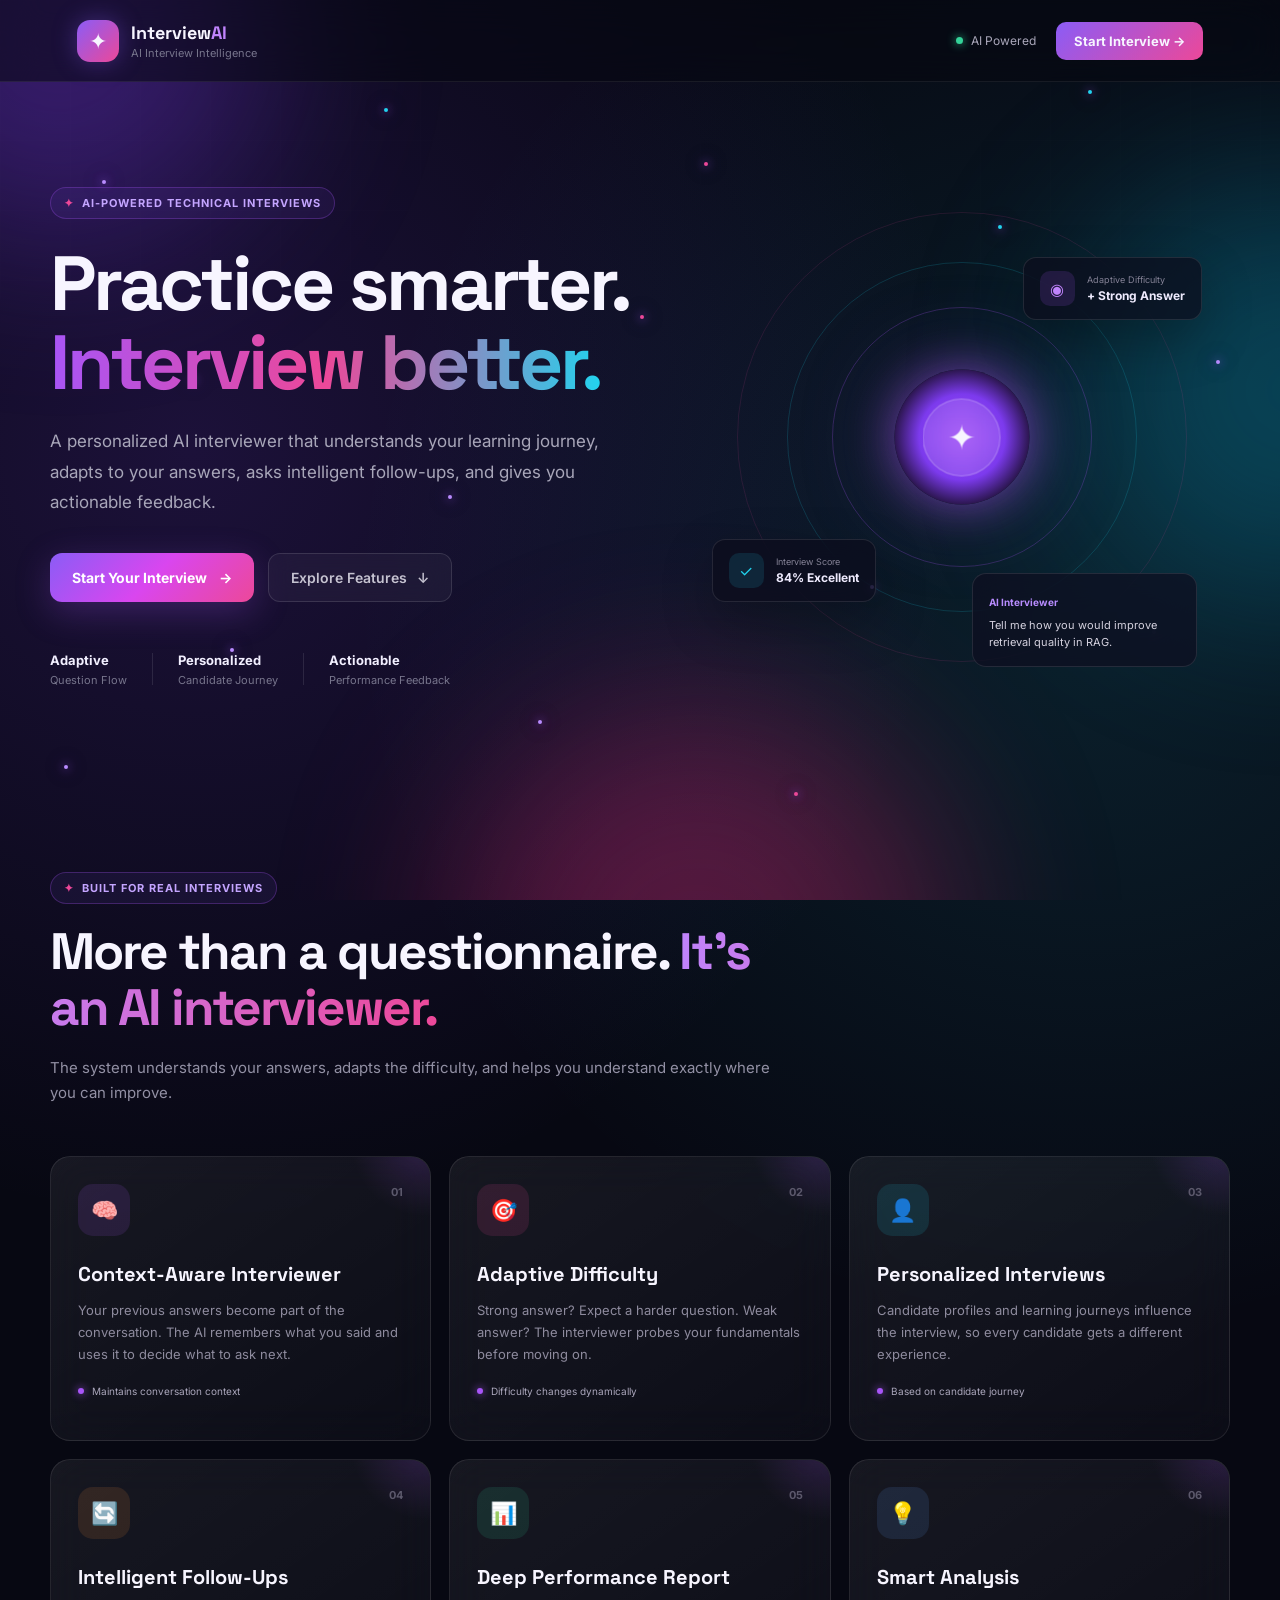
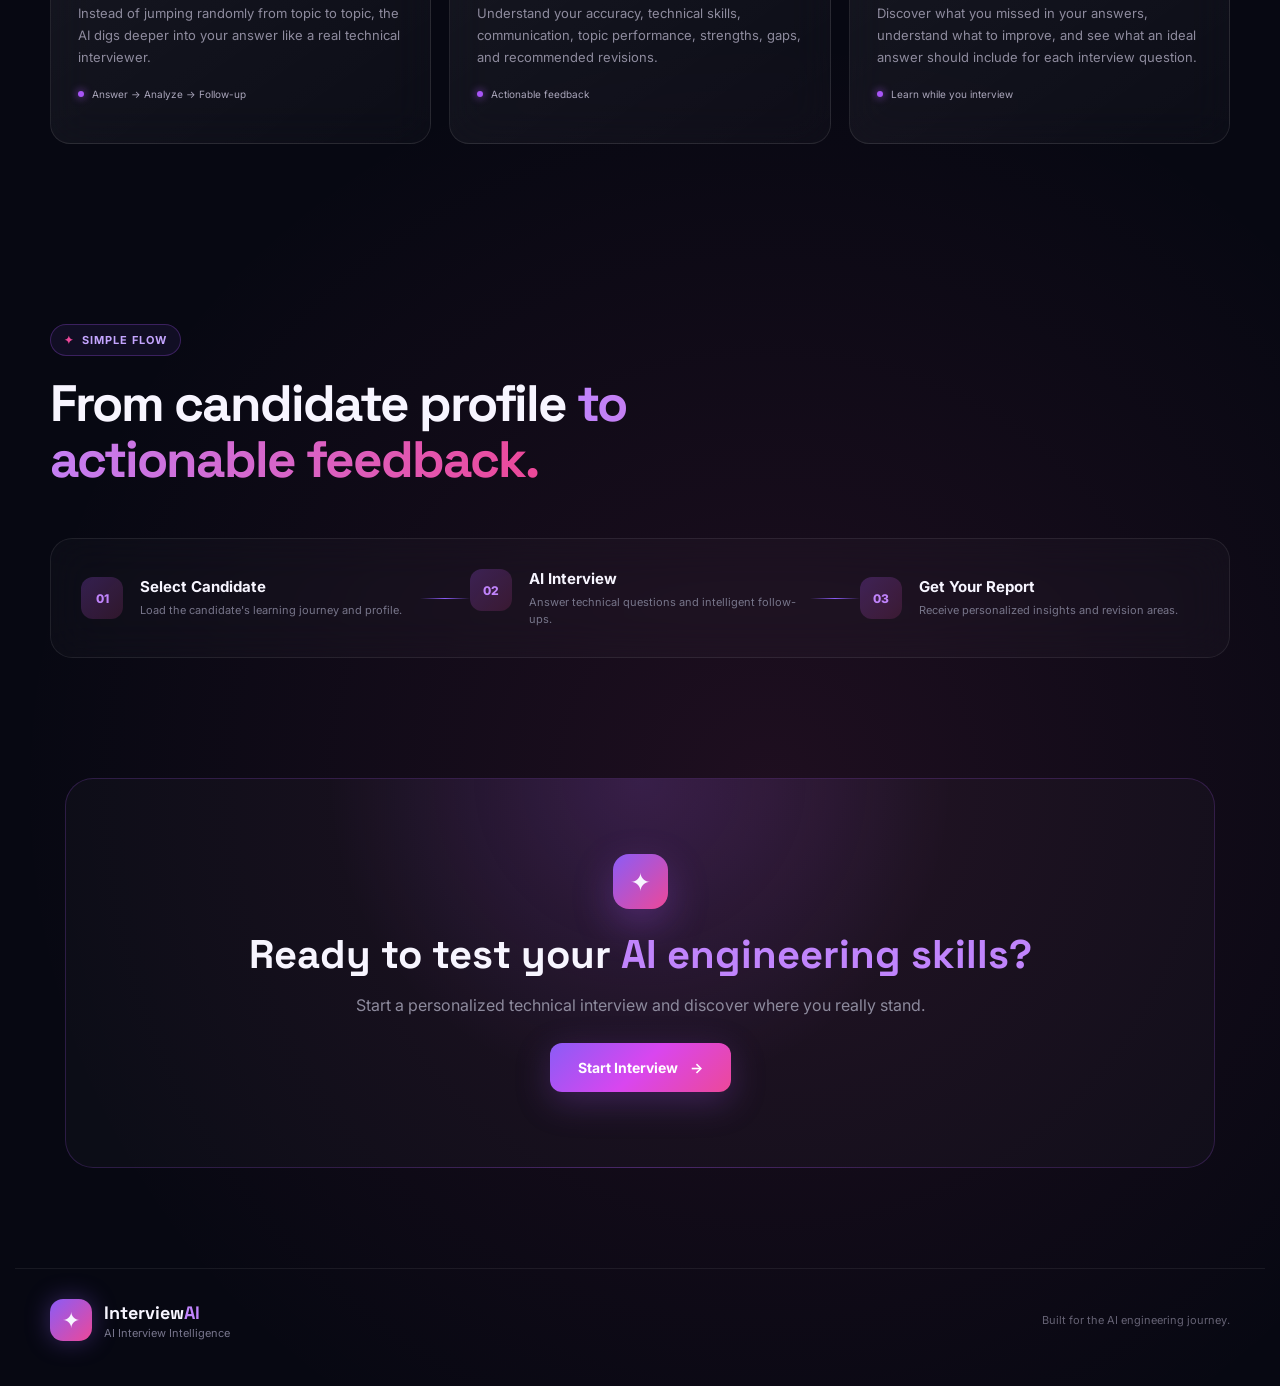
<file: Frontend/index.html>
<!DOCTYPE html>
<html lang="en">
<head>
    <meta charset="UTF-8">
    <meta name="viewport" content="width=device-width, initial-scale=1.0">

    <title>AI Interview Agent</title>

    <link rel="stylesheet" href="CSS/style.css">
</head>

<body>

    <!-- Animated background -->
    <div class="background">

        <div class="glow glow-one"></div>
        <div class="glow glow-two"></div>
        <div class="glow glow-three"></div>

        <div class="particles">
            <span></span>
            <span></span>
            <span></span>
            <span></span>
            <span></span>
            <span></span>
            <span></span>
            <span></span>
            <span></span>
            <span></span>
            <span></span>
            <span></span>
            <span></span>
            <span></span>
            <span></span>
            <span></span>
        </div>

        <div class="grid-overlay"></div>
    </div>


    <!-- NAVBAR -->

    <header class="navbar">

        <div class="brand">

            <div class="brand-logo">
                <span>✦</span>
            </div>

            <div>
                <h2>Interview<span>AI</span></h2>
                <p>AI Interview Intelligence</p>
            </div>

        </div>


        <div class="nav-right">

            <div class="status">
                <span class="status-dot"></span>
                AI Powered
            </div>

            <a href="candidate.html" class="nav-button">
                Start Interview
                <span>→</span>
            </a>

        </div>

    </header>



    <!-- HERO SECTION -->

    <main>

        <section class="hero">

            <div class="hero-left">

                <div class="eyebrow">
                    <span class="eyebrow-icon">✦</span>
                    AI-POWERED TECHNICAL INTERVIEWS
                </div>


                <h1>
                    Practice smarter.
                    <br>
                    <span>Interview better.</span>
                </h1>


                <p class="hero-description">

                    A personalized AI interviewer that understands your
                    learning journey, adapts to your answers, asks intelligent
                    follow-ups, and gives you actionable feedback.

                </p>


                <div class="hero-buttons">

                    <a href="candidate.html" class="primary-button">

                        Start Your Interview

                        <span class="button-arrow">→</span>

                    </a>


                    <a href="#features" class="secondary-button">

                        Explore Features

                        <span>↓</span>

                    </a>

                </div>


                <!-- TRUST / MINI STATS -->

                <div class="hero-stats">

                    <div class="hero-stat">

                        <strong>Adaptive</strong>

                        <span>Question Flow</span>

                    </div>


                    <div class="stat-divider"></div>


                    <div class="hero-stat">

                        <strong>Personalized</strong>

                        <span>Candidate Journey</span>

                    </div>


                    <div class="stat-divider"></div>


                    <div class="hero-stat">

                        <strong>Actionable</strong>

                        <span>Performance Feedback</span>

                    </div>

                </div>

            </div>



            <!-- HERO VISUAL -->

            <div class="hero-right">

                <div class="interview-orbit">

                    <div class="orbit orbit-one"></div>
                    <div class="orbit orbit-two"></div>
                    <div class="orbit orbit-three"></div>


                    <div class="ai-core">

                        <div class="core-inner">
                            ✦
                        </div>

                    </div>


                    <div class="floating-card card-top">

                        <span class="mini-icon purple">◉</span>

                        <div>
                            <small>Adaptive Difficulty</small>
                            <strong>+ Strong Answer</strong>
                        </div>

                    </div>


                    <div class="floating-card card-bottom">

                        <span class="mini-icon cyan">✓</span>

                        <div>
                            <small>Interview Score</small>
                            <strong>84% Excellent</strong>
                        </div>

                    </div>


                    <div class="question-bubble">

                        <span>AI Interviewer</span>

                        <p>
                            Tell me how you would improve
                            retrieval quality in RAG.
                        </p>

                    </div>

                </div>

            </div>

        </section>



        <!-- FEATURES -->

        <section class="features-section" id="features">

            <div class="section-heading">

                <div class="eyebrow">
                    <span class="eyebrow-icon">✦</span>
                    BUILT FOR REAL INTERVIEWS
                </div>

                <h2>
                    More than a questionnaire.
                    <span>It's an AI interviewer.</span>
                </h2>

                <p>
                    The system understands your answers, adapts the difficulty,
                    and helps you understand exactly where you can improve.
                </p>

            </div>



            <div class="feature-grid">


                <!-- FEATURE 1 -->

                <div class="feature-card">

                    <div class="feature-icon purple-icon">
                        🧠
                    </div>

                    <div class="feature-number">
                        01
                    </div>

                    <h3>
                        Context-Aware Interviewer
                    </h3>

                    <p>
                        Your previous answers become part of the conversation.
                        The AI remembers what you said and uses it to decide
                        what to ask next.
                    </p>

                    <div class="feature-tag">
                        <span></span>
                        Maintains conversation context
                    </div>

                </div>



                <!-- FEATURE 2 -->

                <div class="feature-card">

                    <div class="feature-icon pink-icon">
                        🎯
                    </div>

                    <div class="feature-number">
                        02
                    </div>

                    <h3>
                        Adaptive Difficulty
                    </h3>

                    <p>
                        Strong answer? Expect a harder question. Weak answer?
                        The interviewer probes your fundamentals before moving on.
                    </p>

                    <div class="feature-tag">
                        <span></span>
                        Difficulty changes dynamically
                    </div>

                </div>



                <!-- FEATURE 3 -->

                <div class="feature-card">

                    <div class="feature-icon cyan-icon">
                        👤
                    </div>

                    <div class="feature-number">
                        03
                    </div>

                    <h3>
                        Personalized Interviews
                    </h3>

                    <p>
                        Candidate profiles and learning journeys influence
                        the interview, so every candidate gets a different
                        experience.
                    </p>

                    <div class="feature-tag">
                        <span></span>
                        Based on candidate journey
                    </div>

                </div>



                <!-- FEATURE 4 -->

                <div class="feature-card">

                    <div class="feature-icon orange-icon">
                        🔄
                    </div>

                    <div class="feature-number">
                        04
                    </div>

                    <h3>
                        Intelligent Follow-Ups
                    </h3>

                    <p>
                        Instead of jumping randomly from topic to topic,
                        the AI digs deeper into your answer like a real
                        technical interviewer.
                    </p>

                    <div class="feature-tag">
                        <span></span>
                        Answer → Analyze → Follow-up
                    </div>

                </div>



                <!-- FEATURE 5 -->

                <div class="feature-card">

                    <div class="feature-icon green-icon">
                        📊
                    </div>

                    <div class="feature-number">
                        05
                    </div>

                    <h3>
                        Deep Performance Report
                    </h3>

                    <p>
                        Understand your accuracy, technical skills,
                        communication, topic performance, strengths,
                        gaps, and recommended revisions.
                    </p>

                    <div class="feature-tag">
                        <span></span>
                        Actionable feedback
                    </div>

                </div>



                <!-- FEATURE 6 -->

                <div class="feature-card">

                    <div class="feature-icon blue-icon">
                        💡
                    </div>

                    <div class="feature-number">
                        06
                    </div>

                    <h3>
                        Smart Analysis
                    </h3>

                    <p>
                          Discover what you missed in your answers, understand
                          what to improve, and see what an ideal answer should
                          include for each interview question.
                    </p>

                    <div class="feature-tag">
                        <span></span>
                        Learn while you interview
                    </div>

                </div>

            </div>

        </section>



        <!-- HOW IT WORKS -->

        <section class="workflow-section">

            <div class="section-heading">

                <div class="eyebrow">
                    <span class="eyebrow-icon">✦</span>
                    SIMPLE FLOW
                </div>

                <h2>
                    From candidate profile
                    <span>to actionable feedback.</span>
                </h2>

            </div>


            <div class="workflow">

                <div class="workflow-step">

                    <div class="step-number">
                        01
                    </div>

                    <div>
                        <h3>Select Candidate</h3>

                        <p>
                            Load the candidate's learning journey and profile.
                        </p>
                    </div>

                </div>


                <div class="workflow-line"></div>


                <div class="workflow-step">

                    <div class="step-number">
                        02
                    </div>

                    <div>
                        <h3>AI Interview</h3>

                        <p>
                            Answer technical questions and intelligent
                            follow-ups.
                        </p>
                    </div>

                </div>


                <div class="workflow-line"></div>


                <div class="workflow-step">

                    <div class="step-number">
                        03
                    </div>

                    <div>
                        <h3>Get Your Report</h3>

                        <p>
                            Receive personalized insights and revision areas.
                        </p>
                    </div>

                </div>

            </div>

        </section>



        <!-- CTA -->

        <section class="cta-section">

            <div class="cta-glow"></div>

            <div class="cta-content">

                <div class="cta-icon">
                    ✦
                </div>

                <h2>
                    Ready to test your
                    <span>AI engineering skills?</span>
                </h2>

                <p>
                    Start a personalized technical interview
                    and discover where you really stand.
                </p>

                <a href="candidate.html" class="primary-button large">

                    Start Interview

                    <span>→</span>

                </a>

            </div>

        </section>

    </main>



    <!-- FOOTER -->

    <footer>

        <div class="brand footer-brand">

            <div class="brand-logo">
                <span>✦</span>
            </div>

            <div>
                <h2>Interview<span>AI</span></h2>
                <p>AI Interview Intelligence</p>
            </div>

        </div>


        <p>
            Built for the AI engineering journey.
        </p>

    </footer>

</body>
</html>
</file>
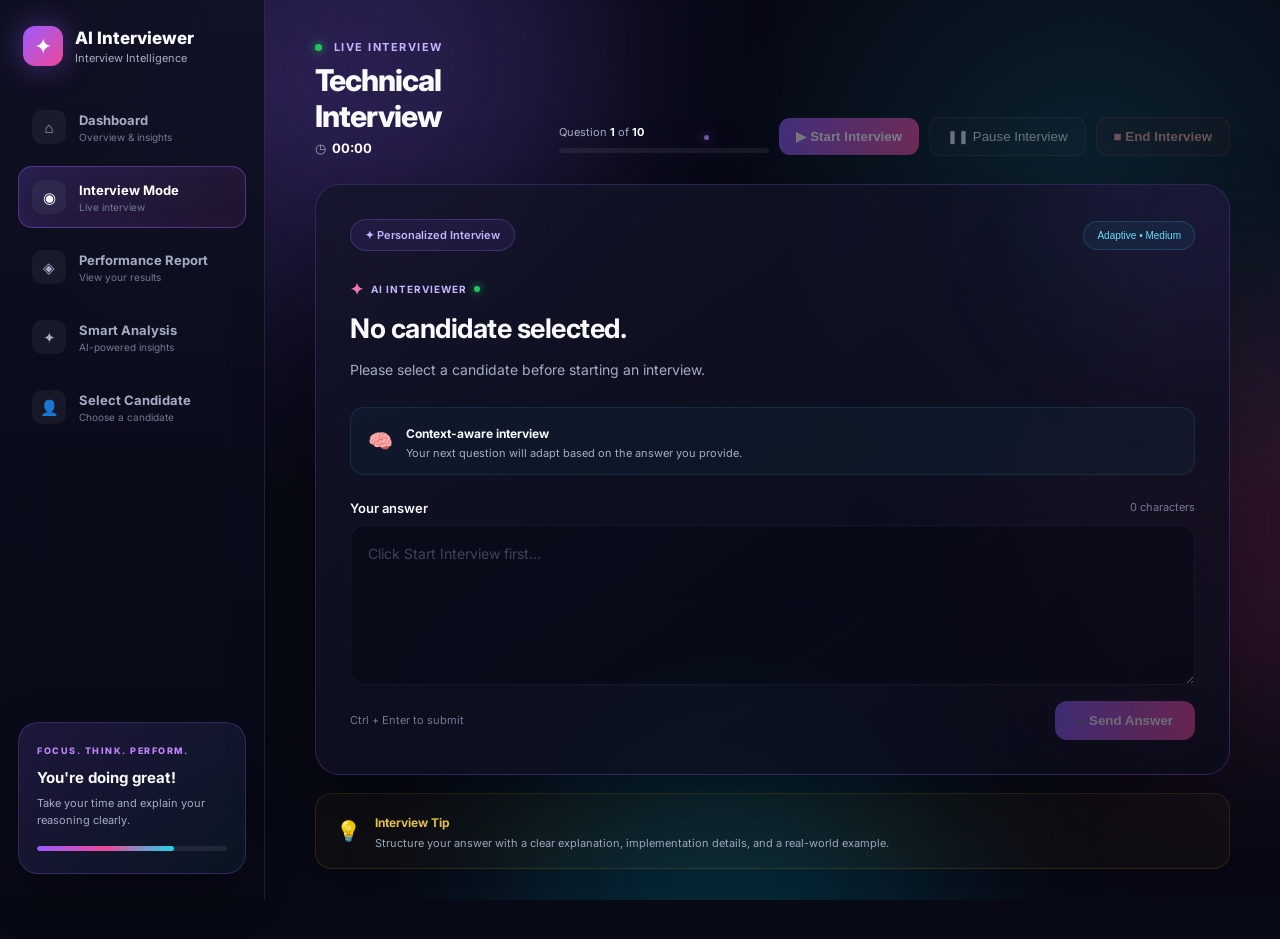
<file: Frontend/pages/interview.html>
<!DOCTYPE html>

<html lang="en">

<head>

    <meta charset="UTF-8">

    <meta
        name="viewport"
        content="width=device-width, initial-scale=1.0"
    >

    <title>
        AI Interviewer | Live Interview
    </title>

    <link
        rel="stylesheet"
        href="../CSS/interview.css"
    >

</head>


<body>


    <!-- ================= BACKGROUND ================= -->

    <div class="background">

        <div class="gradient-orb orb-one"></div>

        <div class="gradient-orb orb-two"></div>

        <div class="gradient-orb orb-three"></div>


        <div class="particles">

            <span></span>
            <span></span>
            <span></span>
            <span></span>
            <span></span>
            <span></span>
            <span></span>
            <span></span>
            <span></span>
            <span></span>
            <span></span>
            <span></span>

        </div>

    </div>



    <!-- ================= APP ================= -->

    <div class="app-shell">


        <!-- ================= SIDEBAR ================= -->

        <aside class="sidebar">


            <!-- BRAND -->

            <div class="brand">

                <div class="brand-icon">
                    ✦
                </div>

                <div>

                    <h2>
                        AI Interviewer
                    </h2>

                    <span>
                        Interview Intelligence
                    </span>

                </div>

            </div>



            <!-- NAVIGATION -->

            <nav class="sidebar-nav">


                <!-- DASHBOARD -->

                <a
                    href="../index.html"
                    class="nav-item"
                >

                    <div class="nav-icon">
                        ⌂
                    </div>

                    <div>

                        <strong>
                            Dashboard
                        </strong>

                        <small>
                            Overview & insights
                        </small>

                    </div>

                </a>



                <!-- INTERVIEW -->

                <a
                    href="interview.html"
                    class="nav-item active"
                >

                    <div class="nav-icon">
                        ◉
                    </div>

                    <div>

                        <strong>
                            Interview Mode
                        </strong>

                        <small>
                            Live interview
                        </small>

                    </div>

                </a>



                <!-- REPORT -->

                <a
                    href="report.html"
                    class="nav-item"
                >

                    <div class="nav-icon">
                        ◈
                    </div>

                    <div>

                        <strong>
                            Performance Report
                        </strong>

                        <small>
                            View your results
                        </small>

                    </div>

                </a>



                <!-- SMART ANALYSIS -->

                <a
                    href="smartanalysis.html"
                    class="nav-item"
                >

                    <div class="nav-icon">
                        ✦
                    </div>

                    <div>

                        <strong>
                            Smart Analysis
                        </strong>

                        <small>
                            AI-powered insights
                        </small>

                    </div>

                </a>



                <!-- SELECT CANDIDATE -->

                <a
                    href="../candidate.html"
                    class="nav-item"
                >

                    <div class="nav-icon">
                        👤
                    </div>

                    <div>

                        <strong>
                            Select Candidate
                        </strong>

                        <small>
                            Choose a candidate
                        </small>

                    </div>

                </a>


            </nav>



            <!-- SIDEBAR CARD -->

            <div class="sidebar-card">

                <div class="eyebrow">
                    FOCUS. THINK. PERFORM.
                </div>

                <h3>
                    You're doing great!
                </h3>

                <p>
                    Take your time and explain your reasoning clearly.
                </p>

                <div class="mini-progress">

                    <div></div>

                </div>

            </div>


        </aside>



        <!-- ================= MAIN ================= -->

        <main class="main-content">


            <!-- ================= TOP BAR ================= -->

            <header class="topbar">


                <div>

                    <div class="page-label">

                        <span class="live-dot"></span>

                        LIVE INTERVIEW

                    </div>


                    <h1>
                        Technical Interview
                    </h1>


                    <div class="timer">

                        <span>
                            ◷
                        </span>

                        <strong id="timer">
                            00:00
                        </strong>

                    </div>

                </div>



                <div class="top-actions">


                    <!-- QUESTION PROGRESS -->

                    <div class="question-progress">

                        <span>

                            Question

                            <strong id="questionNumber">
                                1
                            </strong>

                            of

                            <strong id="totalQuestions">
                                10
                            </strong>

                        </span>


                        <div class="progress-track">

                            <div
                                class="progress-fill"
                                id="questionProgress"
                                style="width: 0%"
                            ></div>

                        </div>

                    </div>



                    <!-- START -->

                    <button
                        class="start-interview-btn"
                        id="startInterviewBtn"
                    >

                        <span>
                            ▶
                        </span>

                        Start Interview

                    </button>



                    <!-- PAUSE -->

                    <button
                        class="pause-btn"
                        id="pauseBtn"
                        disabled
                    >

                        ❚❚ Pause Interview

                    </button>



                    <!-- END -->

                    <button
                        class="end-interview-btn"
                        id="endInterviewBtn"
                        disabled
                    >

                        <span>
                            ■
                        </span>

                        End Interview

                    </button>


                </div>

            </header>



            <!-- ================= INTERVIEW CARD ================= -->

            <section class="interview-card">


                <!-- TOPIC -->

                <div class="question-top">

                    <div
                        class="topic-pill"
                        id="topicPill"
                    >

                        ✦ Personalized Interview

                    </div>


                    <button
                        class="difficulty-pill"
                        id="difficultyPill"
                        type="button"
                    >

                        Adaptive • Medium

                    </button>

                </div>



                <!-- AI LABEL -->

                <div class="ai-label">

                    <span class="ai-sparkle">
                        ✦
                    </span>

                    AI INTERVIEWER

                    <span class="status-dot"></span>

                </div>



                <!-- QUESTION -->

                <h2 id="questionText">

                    Ready to begin your interview?

                </h2>


                <p
                    class="question-description"
                    id="questionDescription"
                >

                    Click "Start Interview" when you're ready.
                    Your first question will be generated by the AI interviewer.

                </p>



                <!-- CONTEXT -->

                <div class="context-box">

                    <div class="context-icon">
                        🧠
                    </div>


                    <div>

                        <strong>
                            Context-aware interview
                        </strong>

                        <p>
                            Your next question will adapt based on the answer
                            you provide.
                        </p>

                    </div>

                </div>



                <!-- ================= ANSWER ================= -->

                <div class="answer-section">

                    <div class="answer-header">

                        <label for="answerInput">
                            Your answer
                        </label>


                        <span id="characterCount">
                            0 characters
                        </span>

                    </div>


                    <textarea
                        id="answerInput"
                        disabled
                        placeholder="Click Start Interview first..."
                    ></textarea>


                    <div class="answer-footer">

                        <span>
                            Ctrl + Enter to submit
                        </span>


                        <button
                            class="send-btn"
                            id="sendAnswerBtn"
                            disabled
                        >

                            <span>
                                ➤
                            </span>

                            Send Answer

                        </button>

                    </div>

                </div>


            </section>



            <!-- ================= INTERVIEW TIP ================= -->

            <section class="tip-card">

                <div class="tip-icon">
                    💡
                </div>


                <div>

                    <strong>
                        Interview Tip
                    </strong>


                    <p id="tipText">

                        Structure your answer with a clear explanation,
                        implementation details, and a real-world example.

                    </p>

                </div>

            </section>


        </main>


    </div>



    <script src="../JS/interview.js"></script>

</body>

</html>
</file>
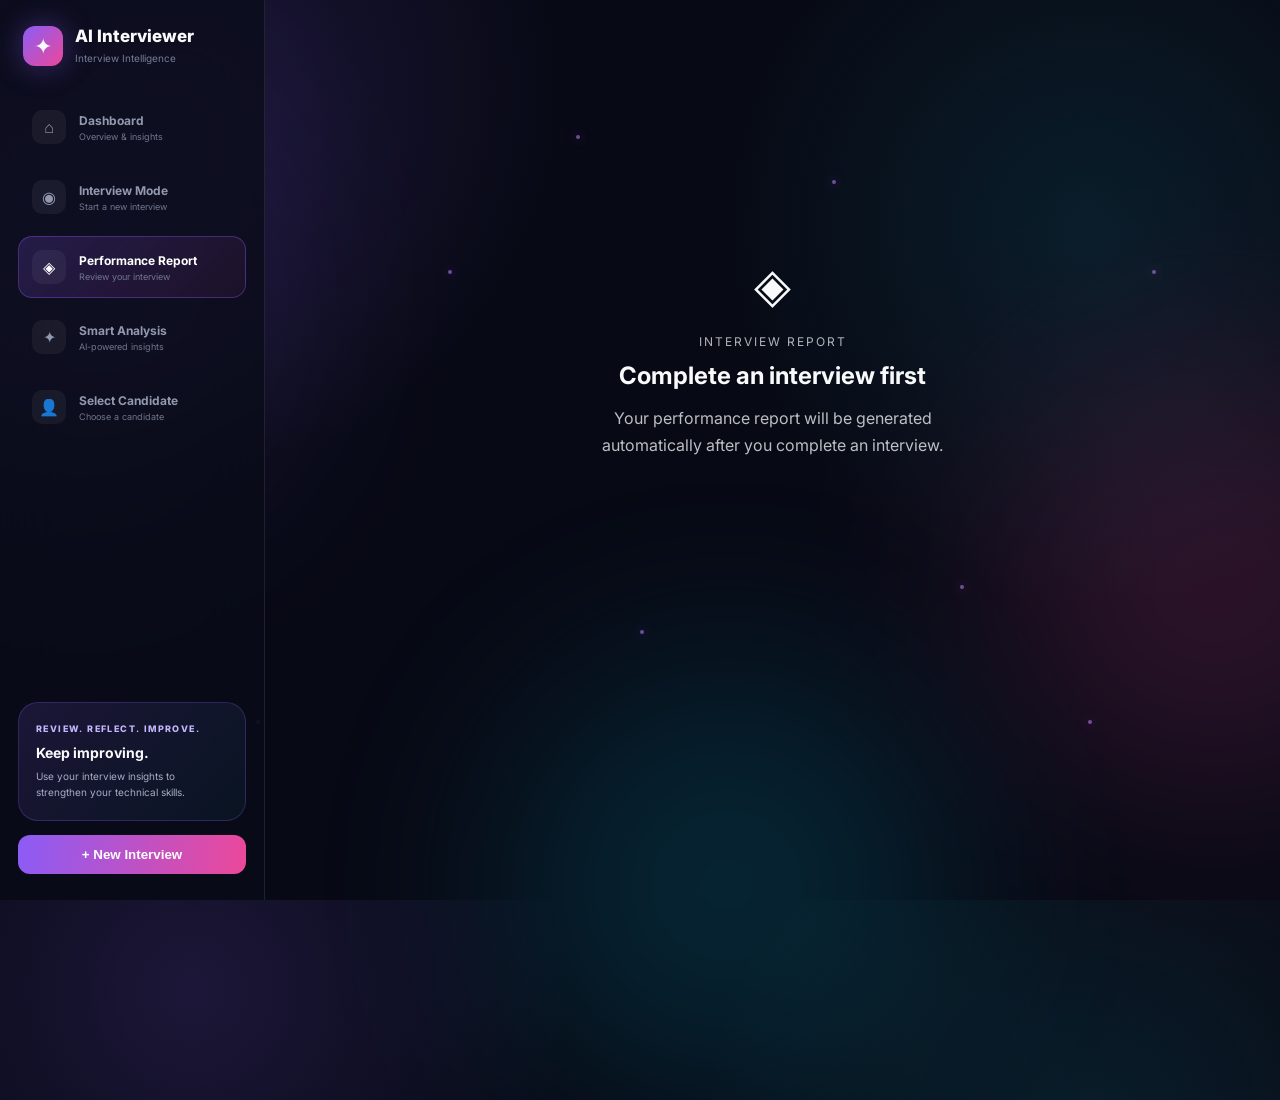
<file: Frontend/pages/report.html>
<!DOCTYPE html>
<html lang="en">

<head>

    <meta charset="UTF-8">

    <meta
        name="viewport"
        content="width=device-width, initial-scale=1.0"
    >

    <title>AI Interviewer | Performance Report</title>

    <link
        rel="stylesheet"
        href="../CSS/report.css"
    >

</head>


<body>


    <!-- ================= BACKGROUND ================= -->

    <div class="gradient-orb orb-one"></div>
    <div class="gradient-orb orb-two"></div>
    <div class="gradient-orb orb-three"></div>

    <div class="particles">

        <span></span>
        <span></span>
        <span></span>
        <span></span>
        <span></span>
        <span></span>
        <span></span>
        <span></span>
        <span></span>
        <span></span>

    </div>


    <!-- ================= SIDEBAR ================= -->

    <aside class="sidebar">


        <!-- BRAND -->

        <div class="brand">

            <div class="brand-icon">
                ✦
            </div>

            <div>

                <h2>
                    AI Interviewer
                </h2>

                <span>
                    Interview Intelligence
                </span>

            </div>

        </div>


        <!-- NAVIGATION -->

        <nav class="sidebar-nav">


            <!-- DASHBOARD -->

            <a
                href="../index.html"
                class="nav-item"
            >

                <div class="nav-icon">
                    ⌂
                </div>

                <div>

                    <strong>
                        Dashboard
                    </strong>

                    <small>
                        Overview & insights
                    </small>

                </div>

            </a>


            <!-- INTERVIEW -->

            <a
                href="interview.html"
                class="nav-item"
            >

                <div class="nav-icon">
                    ◉
                </div>

                <div>

                    <strong>
                        Interview Mode
                    </strong>

                    <small>
                        Start a new interview
                    </small>

                </div>

            </a>


            <!-- REPORT -->

            <a
                href="report.html"
                class="nav-item active"
            >

                <div class="nav-icon">
                    ◈
                </div>

                <div>

                    <strong>
                        Performance Report
                    </strong>

                    <small>
                        Review your interview
                    </small>

                </div>

            </a>


            <!-- SMART ANALYSIS -->

            <a
                href="smartanalysis.html"
                class="nav-item"
            >

                <div class="nav-icon">
                    ✦
                </div>

                <div>

                    <strong>
                        Smart Analysis
                    </strong>

                    <small>
                        AI-powered insights
                    </small>

                </div>

            </a>


            <!-- SELECT CANDIDATE -->

            <a
                href="../candidate.html"
                class="nav-item"
            >

                <div class="nav-icon">
                    👤
                </div>

                <div>

                    <strong>
                        Select Candidate
                    </strong>

                    <small>
                        Choose a candidate
                    </small>

                </div>

            </a>


        </nav>


        <!-- SIDEBAR CARD -->

        <div class="sidebar-card">

            <div class="eyebrow">
                REVIEW. REFLECT. IMPROVE.
            </div>

            <h3>
                Keep improving.
            </h3>

            <p>
                Use your interview insights to
                strengthen your technical skills.
            </p>

        </div>


        <!-- NEW INTERVIEW -->

        <button
            class="new-interview-btn"
            id="newInterviewBtn"
        >

            + New Interview

        </button>


    </aside>


    <!-- ================= MAIN ================= -->

    <main class="main-content">


        <!-- ================= HEADER ================= -->

        <header class="report-header">


            <div>

                <div class="page-label">
                    ✦ INTERVIEW REPORT
                </div>


                <h1>
                    Performance Report
                </h1>


                <p>
                    Here's how you performed and
                    where you can improve.
                </p>

            </div>


            <div class="header-actions">


                <!-- BACK -->

                <button
                    class="secondary-btn"
                    id="backBtn"
                >

                    ← Back

                </button>


                <!-- SMART ANALYSIS -->

                <button
                    class="primary-btn"
                    id="smartAnalysisBtn"
                >

                    ✦ Smart Analysis

                </button>


                <!-- NEW INTERVIEW -->

                <button
                    class="primary-btn"
                    id="newInterviewTop"
                >

                    + New Interview

                </button>


            </div>


        </header>


        <!-- ================= OVERVIEW ================= -->

        <section class="overview-grid">


            <!-- SCORE -->

            <div class="score-card">

                <div class="score-glow"></div>

                <div class="score-content">

                    <span class="score-label">
                        OVERALL RESULT
                    </span>

                    <div class="score-icon">
                        ✦
                    </div>

                    <h2>
                        —
                    </h2>

                    <div class="score-number">
                        —
                    </div>

                    <p>
                        —
                    </p>

                </div>

            </div>


            <!-- STATS -->

            <div class="stats-grid">


                <!-- QUESTIONS ANSWERED -->

                <div class="stat-card">

                    <span>
                        Questions Answered
                    </span>

                    <strong>
                        —
                    </strong>

                    <small class="positive">
                        —
                    </small>

                </div>


                <!-- AVERAGE ACCURACY -->

                <div class="stat-card">

                    <span>
                        Average Accuracy
                    </span>

                    <strong>
                        —
                    </strong>

                    <small class="positive">
                        —
                    </small>

                </div>


                <!-- AVERAGE RESPONSE TIME -->

                <div class="stat-card">

                    <span>
                        Avg. Response Time
                    </span>

                    <strong>
                        —
                    </strong>

                    <small>
                        —
                    </small>

                </div>


                <!-- INTERVIEW DURATION -->

                <div class="stat-card">

                    <span>
                        Interview Duration
                    </span>

                    <strong>
                        —
                    </strong>

                    <small>
                        —
                    </small>

                </div>


            </div>

        </section>


        <!-- ================= SKILLS ================= -->

        <section class="content-grid">


            <!-- TECHNICAL SKILLS -->

            <div class="panel">

                <div class="panel-header">

                    <div>

                        <span>
                            SKILL BREAKDOWN
                        </span>

                        <h2>
                            Technical Performance
                        </h2>

                    </div>


                    <div class="small-badge">
                        —
                    </div>

                </div>


                <div class="skill-list">


                    <!-- TECHNICAL -->

                    <div class="skill-row">

                        <div class="skill-info">

                            <span>
                                Technical Skills
                            </span>

                            <strong>
                                —
                            </strong>

                        </div>


                        <div class="skill-track">

                            <div
                                class="skill-fill purple"
                                style="width:0%"
                            ></div>

                        </div>

                    </div>


                    <!-- COMMUNICATION -->

                    <div class="skill-row">

                        <div class="skill-info">

                            <span>
                                Communication
                            </span>

                            <strong>
                                —
                            </strong>

                        </div>


                        <div class="skill-track">

                            <div
                                class="skill-fill pink"
                                style="width:0%"
                            ></div>

                        </div>

                    </div>


                    <!-- PROBLEM SOLVING -->

                    <div class="skill-row">

                        <div class="skill-info">

                            <span>
                                Problem Solving
                            </span>

                            <strong>
                                —
                            </strong>

                        </div>


                        <div class="skill-track">

                            <div
                                class="skill-fill cyan"
                                style="width:0%"
                            ></div>

                        </div>

                    </div>


                    <!-- SYSTEM REASONING -->

                    <div class="skill-row">

                        <div class="skill-info">

                            <span>
                                System Reasoning
                            </span>

                            <strong>
                                —
                            </strong>

                        </div>


                        <div class="skill-track">

                            <div
                                class="skill-fill violet"
                                style="width:0%"
                            ></div>

                        </div>

                    </div>


                </div>

            </div>


            <!-- QUICK SUMMARY -->

            <div class="panel summary-panel">

                <div class="panel-header">

                    <div>

                        <span>
                            INTERVIEW INSIGHT
                        </span>

                        <h2>
                            Quick Summary
                        </h2>

                    </div>

                </div>


                <div class="summary-item">

                    <div class="summary-icon green">
                        ✓
                    </div>

                    <div>

                        <strong>
                            Overall Interview Assessment
                        </strong>

                        <p>
                            —
                        </p>

                    </div>

                </div>


            </div>


        </section>


        <!-- ================= TOPICS ================= -->

        <section class="panel topic-panel">


            <div class="panel-header">

                <div>

                    <span>
                        TOPIC PERFORMANCE
                    </span>

                    <h2>
                        How you performed by topic
                    </h2>

                </div>

            </div>


            <div class="topic-grid"></div>


        </section>


        <!-- ================= STRENGTHS / GAPS ================= -->

        <section class="content-grid">


            <!-- STRENGTHS -->

            <div class="panel">

                <div class="panel-header">

                    <div>

                        <span class="green-label">
                            YOUR STRENGTHS
                        </span>

                        <h2>
                            What you did well
                        </h2>

                    </div>

                </div>


                <div class="bullet-list"></div>

            </div>


            <!-- GAPS -->

            <div class="panel">

                <div class="panel-header">

                    <div>

                        <span class="red-label">
                            AREAS TO IMPROVE
                        </span>

                        <h2>
                            Your learning gaps
                        </h2>

                    </div>

                </div>


                <div class="bullet-list gaps"></div>

            </div>


        </section>


        <!-- ================= REVISION ================= -->

        <section class="revision-card">


            <div class="revision-header">


                <div class="revision-icon">
                    ◈
                </div>


                <div>

                    <span>
                        RECOMMENDED REVISION
                    </span>

                    <h2>
                        Your next learning priorities
                    </h2>

                </div>


            </div>


            <div class="revision-list"></div>


        </section>


    </main>


    <script src="../JS/report.js"></script>

</body>

</html>
</file>
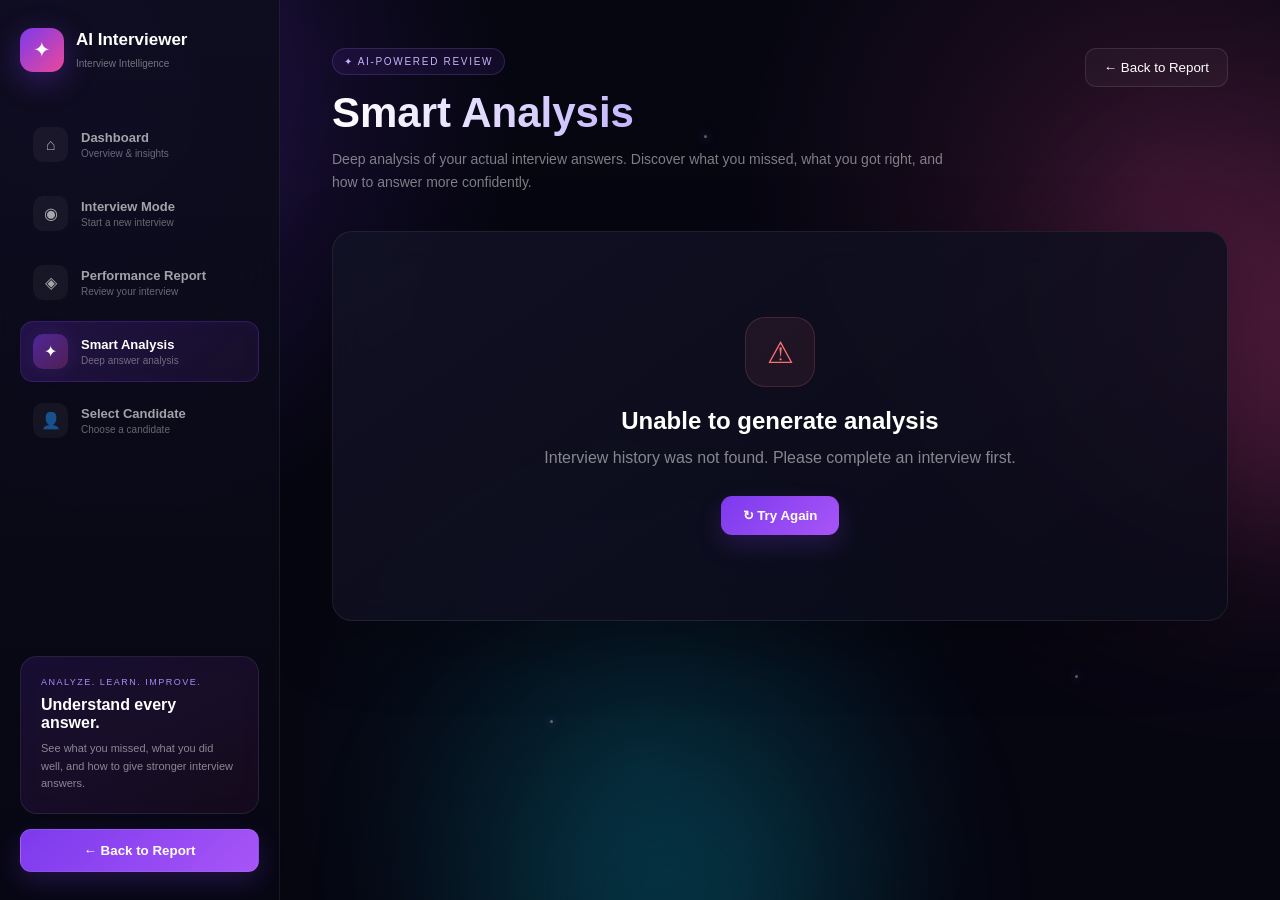
<file: Frontend/pages/smartanalysis.html>
<!DOCTYPE html>
<html lang="en">

<head>

    <meta charset="UTF-8">

    <meta
        name="viewport"
        content="width=device-width, initial-scale=1.0"
    >

    <title>AI Interviewer | Smart Analysis</title>

    <link
        rel="stylesheet"
        href="../CSS/smartanalysis.css"
    >

</head>


<body>


    <!-- =================================================
         BACKGROUND
    ================================================== -->

    <div class="background"></div>

    <div class="gradient-orb orb-one"></div>

    <div class="gradient-orb orb-two"></div>

    <div class="gradient-orb orb-three"></div>


    <!-- FLOATING PARTICLES -->

    <div class="particles">

        <span></span>
        <span></span>
        <span></span>
        <span></span>
        <span></span>
        <span></span>
        <span></span>
        <span></span>
        <span></span>
        <span></span>

    </div>


    <!-- =================================================
         APP SHELL
    ================================================== -->

    <div class="app-shell">


        <!-- =================================================
             SIDEBAR
        ================================================== -->

        <aside class="sidebar">


            <!-- BRAND -->

            <div class="brand">

                <div class="brand-icon">
                    ✦
                </div>

                <div>

                    <h2>
                        AI Interviewer
                    </h2>

                    <span>
                        Interview Intelligence
                    </span>

                </div>

            </div>


            <!-- NAVIGATION -->

            <nav class="sidebar-nav">


                <a
                    href="../index.html"
                    class="nav-item"
                >

                    <div class="nav-icon">
                        ⌂
                    </div>

                    <div>

                        <strong>
                            Dashboard
                        </strong>

                        <small>
                            Overview & insights
                        </small>

                    </div>

                </a>


                <a
                    href="interview.html"
                    class="nav-item"
                >

                    <div class="nav-icon">
                        ◉
                    </div>

                    <div>

                        <strong>
                            Interview Mode
                        </strong>

                        <small>
                            Start a new interview
                        </small>

                    </div>

                </a>


                <a
                    href="report.html"
                    class="nav-item"
                >

                    <div class="nav-icon">
                        ◈
                    </div>

                    <div>

                        <strong>
                            Performance Report
                        </strong>

                        <small>
                            Review your interview
                        </small>

                    </div>

                </a>


                <a
                    href="smartanalysis.html"
                    class="nav-item active"
                >

                    <div class="nav-icon">
                        ✦
                    </div>

                    <div>

                        <strong>
                            Smart Analysis
                        </strong>

                        <small>
                            Deep answer analysis
                        </small>

                    </div>

                </a>


                <a
                    href="../candidate.html"
                    class="nav-item"
                >

                    <div class="nav-icon">
                        👤
                    </div>

                    <div>

                        <strong>
                            Select Candidate
                        </strong>

                        <small>
                            Choose a candidate
                        </small>

                    </div>

                </a>


            </nav>


            <!-- =================================================
                 SIDEBAR CARD
            ================================================== -->

            <div class="sidebar-card">

                <div class="eyebrow">
                    ANALYZE. LEARN. IMPROVE.
                </div>

                <h3>
                    Understand every answer.
                </h3>

                <p>
                    See what you missed, what you did well,
                    and how to give stronger interview answers.
                </p>

            </div>


            <!-- BACK TO REPORT -->

            <button
                class="new-interview-btn"
                id="backToReport"
            >

                ← Back to Report

            </button>


        </aside>


        <!-- =================================================
             MAIN CONTENT
        ================================================== -->

        <main class="main-content">


            <!-- =================================================
                 HEADER
            ================================================== -->

            <header class="analysis-header">


                <div>

                    <div class="page-label">
                        ✦ AI-POWERED REVIEW
                    </div>


                    <h1>
                        Smart Analysis
                    </h1>


                    <p id="analysisDescription">
                        Deep analysis of your actual interview answers.
                        Discover what you missed, what you got right,
                        and how to answer more confidently.
                    </p>

                </div>


                <div class="header-actions">

                    <button
                        class="secondary-btn"
                        id="backBtn"
                    >

                        ← Back to Report

                    </button>

                </div>


            </header>


            <!-- =================================================
                 LOADING
            ================================================== -->

            <section
                id="loadingSection"
                class="panel loading-panel"
            >

                <div class="loading-content">

                    <div class="loader"></div>

                    <h2>
                        Analyzing your interview...
                    </h2>

                    <p>
                        The AI is reviewing your actual answers,
                        identifying missing concepts and suggesting
                        stronger interview-ready responses.
                    </p>

                </div>

            </section>


            <!-- =================================================
                 ERROR
            ================================================== -->

            <section
                id="errorSection"
                class="panel error-panel"
                style="display:none;"
            >

                <div class="error-icon">
                    ⚠
                </div>

                <h2>
                    Unable to generate analysis
                </h2>

                <p id="errorMessage">
                    Something went wrong.
                </p>

                <button
                    class="primary-btn"
                    id="retryBtn"
                >

                    ↻ Try Again

                </button>

            </section>


            <!-- =================================================
                 ANALYSIS
            ================================================== -->

            <section
                id="analysisSection"
                style="display:none;"
            >

                <div
                    id="analysisContainer"
                    class="analysis-container"
                ></div>

            </section>


        </main>


    </div>


    <!-- =================================================
         JAVASCRIPT
    ================================================== -->

    <script src="../JS/smartanalysis.js"></script>


</body>

</html>
</file>
<file: Frontend/CSS/style.css>
@import url('https://fonts.googleapis.com/css2?family=Inter:wght@400;500;600;700;800&family=Space+Grotesk:wght@500;600;700&display=swap');


/* =========================================================
   GLOBAL
========================================================= */

* {
    margin: 0;
    padding: 0;
    box-sizing: border-box;
}


:root {

    --bg: #070812;
    --bg-soft: #0b0d1b;

    --purple: #9b5cff;
    --purple-light: #c084fc;

    --pink: #ec4899;

    --cyan: #22d3ee;

    --blue: #60a5fa;

    --green: #34d399;

    --orange: #fb923c;

    --text: #f7f5ff;

    --muted: #a5a3b8;

    --border: rgba(255,255,255,0.10);

    --glass:
        rgba(255,255,255,0.045);

}


html {
    scroll-behavior: smooth;
}


body {

    font-family: 'Inter', sans-serif;

    background:
        radial-gradient(
            circle at 15% 15%,
            rgba(124,58,237,0.18),
            transparent 28%
        ),

        radial-gradient(
            circle at 85% 20%,
            rgba(34,211,238,0.12),
            transparent 28%
        ),

        radial-gradient(
            circle at 60% 80%,
            rgba(236,72,153,0.10),
            transparent 30%
        ),

        var(--bg);

    color: var(--text);

    min-height: 100vh;

    overflow-x: hidden;

}


a {
    color: inherit;
    text-decoration: none;
}


button,
a {
    -webkit-tap-highlight-color: transparent;
}


/* =========================================================
   BACKGROUND
========================================================= */

.background {

    position: fixed;

    inset: 0;

    z-index: -1;

    pointer-events: none;

    overflow: hidden;

}


.grid-overlay {

    position: absolute;

    inset: 0;

    opacity: 0.18;

    background-image:

        linear-gradient(
            rgba(255,255,255,0.035) 1px,
            transparent 1px
        ),

        linear-gradient(
            90deg,
            rgba(255,255,255,0.035) 1px,
            transparent 1px
        );

    background-size: 70px 70px;

    mask-image:
        linear-gradient(
            to bottom,
            black,
            transparent 85%
        );

}


.glow {

    position: absolute;

    border-radius: 50%;

    filter: blur(90px);

    opacity: 0.35;

}


.glow-one {

    width: 420px;
    height: 420px;

    background: #7c3aed;

    top: -180px;
    left: -150px;

}


.glow-two {

    width: 420px;
    height: 420px;

    background: #0891b2;

    top: 20%;
    right: -220px;

}


.glow-three {

    width: 500px;
    height: 500px;

    background: #db2777;

    bottom: -300px;
    left: 35%;

}


/* =========================================================
   PARTICLES
========================================================= */

.particles span {

    position: absolute;

    width: 4px;
    height: 4px;

    border-radius: 50%;

    background: #b98cff;

    box-shadow:
        0 0 10px #a855f7,
        0 0 20px rgba(168,85,247,0.5);

    animation: floatParticle 8s infinite ease-in-out;

}


.particles span:nth-child(1) {
    left: 8%;
    top: 20%;
    animation-delay: 0s;
}

.particles span:nth-child(2) {
    left: 18%;
    top: 72%;
    animation-delay: 1s;
}

.particles span:nth-child(3) {
    left: 30%;
    top: 12%;
    background: #22d3ee;
    animation-delay: 2s;
}

.particles span:nth-child(4) {
    left: 42%;
    top: 80%;
    animation-delay: 3s;
}

.particles span:nth-child(5) {
    left: 55%;
    top: 18%;
    background: #ec4899;
    animation-delay: 4s;
}

.particles span:nth-child(6) {
    left: 68%;
    top: 65%;
    animation-delay: 2s;
}

.particles span:nth-child(7) {
    left: 78%;
    top: 25%;
    background: #22d3ee;
    animation-delay: 1s;
}

.particles span:nth-child(8) {
    left: 90%;
    top: 70%;
    animation-delay: 4s;
}

.particles span:nth-child(9) {
    left: 15%;
    top: 42%;
    background: #60a5fa;
    animation-delay: 5s;
}

.particles span:nth-child(10) {
    left: 35%;
    top: 55%;
    animation-delay: 1s;
}

.particles span:nth-child(11) {
    left: 50%;
    top: 35%;
    background: #ec4899;
    animation-delay: 3s;
}

.particles span:nth-child(12) {
    left: 73%;
    top: 48%;
    animation-delay: 2s;
}

.particles span:nth-child(13) {
    left: 85%;
    top: 10%;
    background: #22d3ee;
    animation-delay: 6s;
}

.particles span:nth-child(14) {
    left: 5%;
    top: 85%;
    animation-delay: 4s;
}

.particles span:nth-child(15) {
    left: 62%;
    top: 88%;
    background: #ec4899;
    animation-delay: 5s;
}

.particles span:nth-child(16) {
    left: 95%;
    top: 40%;
    animation-delay: 3s;
}


@keyframes floatParticle {

    0%,
    100% {

        transform:
            translate3d(0,0,0)
            scale(1);

        opacity: 0.25;

    }

    50% {

        transform:
            translate3d(0,-30px,0)
            scale(1.6);

        opacity: 0.9;

    }

}


/* =========================================================
   NAVBAR
========================================================= */

.navbar {

    height: 82px;

    display: flex;

    align-items: center;

    justify-content: space-between;

    padding: 0 6%;

    border-bottom:
        1px solid rgba(255,255,255,0.07);

    backdrop-filter: blur(20px);

    background:
        rgba(7,8,18,0.55);

}


.brand {

    display: flex;

    align-items: center;

    gap: 12px;

}


.brand-logo {

    width: 42px;
    height: 42px;

    display: flex;

    align-items: center;
    justify-content: center;

    border-radius: 13px;

    background:
        linear-gradient(
            135deg,
            #8b5cf6,
            #ec4899
        );

    box-shadow:
        0 0 25px rgba(139,92,246,0.35);

    font-size: 22px;

}


.brand h2 {

    font-family: 'Space Grotesk';

    font-size: 18px;

}


.brand h2 span {

    color: #c084fc;

}


.brand p {

    color: #77758c;

    font-size: 11px;

    margin-top: 2px;

}


.nav-right {

    display: flex;

    align-items: center;

    gap: 20px;

}


.status {

    display: flex;

    align-items: center;

    gap: 8px;

    font-size: 12px;

    color: #aaa7ba;

}


.status-dot {

    width: 7px;
    height: 7px;

    border-radius: 50%;

    background: #34d399;

    box-shadow:
        0 0 10px #34d399;

}


.nav-button {

    padding: 11px 18px;

    border-radius: 10px;

    background:
        linear-gradient(
            135deg,
            #8b5cf6,
            #ec4899
        );

    font-size: 13px;

    font-weight: 700;

    transition: 0.3s;

}


.nav-button:hover {

    transform: translateY(-2px);

    box-shadow:
        0 10px 30px rgba(139,92,246,0.3);

}


/* =========================================================
   HERO
========================================================= */

.hero {

    max-width: 1250px;

    margin: auto;

    min-height: 690px;

    padding: 100px 35px 80px;

    display: grid;

    grid-template-columns: 1.05fr 0.95fr;

    align-items: center;

    gap: 50px;

}


.eyebrow {

    display: inline-flex;

    align-items: center;

    gap: 8px;

    padding: 8px 13px;

    border:
        1px solid rgba(168,85,247,0.28);

    border-radius: 100px;

    background:
        rgba(139,92,246,0.08);

    color: #c4a5ff;

    font-size: 11px;

    font-weight: 700;

    letter-spacing: 1px;

}


.eyebrow-icon {

    color: #ec4899;

}


.hero h1 {

    font-family: 'Space Grotesk';

    font-size: clamp(48px, 6vw, 78px);

    line-height: 1.02;

    letter-spacing: -3px;

    margin-top: 25px;

    max-width: 720px;

}


.hero h1 span {

    background:
        linear-gradient(
            90deg,
            #a855f7,
            #ec4899,
            #22d3ee
        );

    -webkit-background-clip: text;

    background-clip: text;

    color: transparent;

}


.hero-description {

    max-width: 650px;

    margin-top: 25px;

    color: #a8a6b9;

    font-size: 17px;

    line-height: 1.8;

}


.hero-buttons {

    display: flex;

    gap: 14px;

    margin-top: 35px;

}


.primary-button {

    display: inline-flex;

    align-items: center;

    justify-content: center;

    gap: 12px;

    padding: 15px 22px;

    border-radius: 12px;

    color: white;

    font-weight: 700;

    font-size: 14px;

    background:
        linear-gradient(
            135deg,
            #8b5cf6,
            #d946ef,
            #ec4899
        );

    box-shadow:
        0 10px 35px rgba(168,85,247,0.25);

    transition: 0.3s;

}


.primary-button:hover {

    transform: translateY(-3px);

    box-shadow:
        0 15px 40px rgba(168,85,247,0.4);

}


.secondary-button {

    display: inline-flex;

    align-items: center;

    gap: 10px;

    padding: 15px 22px;

    border:
        1px solid rgba(255,255,255,0.12);

    border-radius: 12px;

    background:
        rgba(255,255,255,0.04);

    color: #c6c3d1;

    font-size: 14px;

    font-weight: 600;

    backdrop-filter: blur(15px);

    transition: 0.3s;

}


.secondary-button:hover {

    background:
        rgba(255,255,255,0.08);

    border-color:
        rgba(168,85,247,0.4);

    transform: translateY(-3px);

}


.hero-stats {

    display: flex;

    align-items: center;

    gap: 25px;

    margin-top: 50px;

}


.hero-stat {

    display: flex;

    flex-direction: column;

    gap: 5px;

}


.hero-stat strong {

    font-size: 13px;

    color: #f2efff;

}


.hero-stat span {

    font-size: 11px;

    color: #77758c;

}


.stat-divider {

    width: 1px;

    height: 32px;

    background:
        rgba(255,255,255,0.1);

}


/* =========================================================
   HERO AI VISUAL
========================================================= */

.hero-right {

    display: flex;

    justify-content: center;

    align-items: center;

}


.interview-orbit {

    position: relative;

    width: 470px;
    height: 470px;

}


.orbit {

    position: absolute;

    left: 50%;
    top: 50%;

    transform:
        translate(-50%, -50%);

    border-radius: 50%;

    border:
        1px solid rgba(168,85,247,0.25);

}


.orbit-one {

    width: 260px;
    height: 260px;

}


.orbit-two {

    width: 350px;
    height: 350px;

    border-color:
        rgba(34,211,238,0.17);

}


.orbit-three {

    width: 450px;
    height: 450px;

    border-color:
        rgba(236,72,153,0.12);

}


.ai-core {

    position: absolute;

    left: 50%;
    top: 50%;

    transform:
        translate(-50%, -50%);

    width: 135px;
    height: 135px;

    display: flex;

    align-items: center;
    justify-content: center;

    border-radius: 50%;

    background:
        radial-gradient(
            circle,
            #a855f7,
            #7c3aed 45%,
            #1e1035 75%
        );

    box-shadow:
        0 0 45px rgba(168,85,247,0.55),
        0 0 100px rgba(168,85,247,0.25);

}


.core-inner {

    width: 78px;
    height: 78px;

    display: flex;

    align-items: center;
    justify-content: center;

    border-radius: 50%;

    background:
        rgba(255,255,255,0.10);

    border:
        1px solid rgba(255,255,255,0.25);

    backdrop-filter: blur(10px);

    font-size: 34px;

}


.floating-card {

    position: absolute;

    display: flex;

    align-items: center;

    gap: 12px;

    padding: 13px 16px;

    border:
        1px solid rgba(255,255,255,0.10);

    background:
        rgba(12,12,28,0.70);

    backdrop-filter: blur(18px);

    border-radius: 13px;

    box-shadow:
        0 20px 50px rgba(0,0,0,0.25);

}


.card-top {

    right: -5px;
    top: 55px;

}


.card-bottom {

    left: -15px;
    bottom: 70px;

}


.floating-card small {

    display: block;

    color: #858296;

    font-size: 9px;

}


.floating-card strong {

    display: block;

    color: #eeeafd;

    font-size: 12px;

    margin-top: 3px;

}


.mini-icon {

    width: 35px;
    height: 35px;

    display: flex;

    align-items: center;
    justify-content: center;

    border-radius: 10px;

}


.purple {
    background: rgba(168,85,247,0.15);
    color: #c084fc;
}


.cyan {
    background: rgba(34,211,238,0.12);
    color: #22d3ee;
}


.question-bubble {

    position: absolute;

    width: 225px;

    bottom: 5px;
    right: 0;

    padding: 16px;

    border:
        1px solid rgba(255,255,255,0.1);

    border-radius: 14px;

    background:
        rgba(15,15,32,0.72);

    backdrop-filter: blur(20px);

}


.question-bubble span {

    font-size: 10px;

    color: #b88cff;

    font-weight: 700;

}


.question-bubble p {

    margin-top: 7px;

    color: #d5d2df;

    font-size: 11px;

    line-height: 1.5;

}


/* =========================================================
   FEATURES
========================================================= */

.features-section {

    max-width: 1250px;

    margin: auto;

    padding: 100px 35px;

}


.section-heading {

    max-width: 720px;

    margin-bottom: 50px;

}


.section-heading h2 {

    font-family: 'Space Grotesk';

    font-size: clamp(35px, 4vw, 52px);

    line-height: 1.1;

    letter-spacing: -2px;

    margin-top: 20px;

}


.section-heading h2 span {

    background:
        linear-gradient(
            90deg,
            #c084fc,
            #ec4899
        );

    color: transparent;

    background-clip: text;

    -webkit-background-clip: text;

}


.section-heading p {

    color: #9290a4;

    line-height: 1.7;

    margin-top: 18px;

    font-size: 15px;

}


.feature-grid {

    display: grid;

    grid-template-columns:
        repeat(3, 1fr);

    gap: 18px;

}


.feature-card {

    position: relative;

    padding: 27px;

    min-height: 285px;

    overflow: hidden;

    border:
        1px solid rgba(255,255,255,0.09);

    border-radius: 20px;

    background:
        linear-gradient(
            145deg,
            rgba(255,255,255,0.065),
            rgba(255,255,255,0.025)
        );

    backdrop-filter: blur(20px);

    transition:
        transform 0.35s,
        border 0.35s,
        box-shadow 0.35s;

}


.feature-card::before {

    content: "";

    position: absolute;

    width: 150px;
    height: 150px;

    top: -90px;
    right: -70px;

    background:
        radial-gradient(
            circle,
            rgba(168,85,247,0.20),
            transparent 70%
        );

}


.feature-card:hover {

    transform:
        translateY(-7px);

    border-color:
        rgba(168,85,247,0.35);

    box-shadow:
        0 25px 60px rgba(0,0,0,0.25),
        0 0 30px rgba(168,85,247,0.08);

}


.feature-icon {

    width: 52px;
    height: 52px;

    display: flex;

    align-items: center;
    justify-content: center;

    border-radius: 15px;

    font-size: 22px;

}


.purple-icon {
    background: rgba(168,85,247,0.13);
}

.pink-icon {
    background: rgba(236,72,153,0.13);
}

.cyan-icon {
    background: rgba(34,211,238,0.12);
}

.orange-icon {
    background: rgba(251,146,60,0.12);
}

.green-icon {
    background: rgba(52,211,153,0.12);
}

.blue-icon {
    background: rgba(96,165,250,0.12);
}


.feature-number {

    position: absolute;

    top: 28px;
    right: 27px;

    color: #5c596c;

    font-size: 11px;

    font-weight: 700;

}


.feature-card h3 {

    font-family: 'Space Grotesk';

    font-size: 20px;

    margin-top: 25px;

}


.feature-card p {

    color: #8e8b9e;

    font-size: 13px;

    line-height: 1.7;

    margin-top: 12px;

}


.feature-tag {

    display: flex;

    align-items: center;

    gap: 8px;

    margin-top: 20px;

    color: #aaa6bb;

    font-size: 10px;

}


.feature-tag span {

    width: 6px;
    height: 6px;

    border-radius: 50%;

    background: #a855f7;

    box-shadow:
        0 0 8px #a855f7;

}


/* =========================================================
   WORKFLOW
========================================================= */

.workflow-section {

    max-width: 1250px;

    margin: auto;

    padding: 80px 35px 120px;

}


.workflow {

    display: grid;

    grid-template-columns:
        1fr auto 1fr auto 1fr;

    align-items: center;

    padding: 30px;

    border:
        1px solid rgba(255,255,255,0.08);

    border-radius: 22px;

    background:
        rgba(255,255,255,0.025);

    backdrop-filter: blur(20px);

}


.workflow-step {

    display: flex;

    gap: 17px;

    align-items: flex-start;

}


.step-number {

    min-width: 42px;
    height: 42px;

    display: flex;

    align-items: center;
    justify-content: center;

    border-radius: 12px;

    background:
        linear-gradient(
            135deg,
            rgba(168,85,247,0.25),
            rgba(236,72,153,0.15)
        );

    color: #c084fc;

    font-size: 12px;

    font-weight: 800;

}


.workflow-step h3 {

    font-size: 15px;

}


.workflow-step p {

    color: #77758a;

    font-size: 11px;

    line-height: 1.5;

    margin-top: 6px;

}


.workflow-line {

    width: 50px;

    height: 1px;

    background:
        linear-gradient(
            90deg,
            transparent,
            #8b5cf6,
            transparent
        );

}


/* =========================================================
   CTA
========================================================= */

.cta-section {

    max-width: 1150px;

    margin: 0 auto 100px;

    padding: 75px 30px;

    position: relative;

    overflow: hidden;

    border:
        1px solid rgba(168,85,247,0.20);

    border-radius: 28px;

    background:

        radial-gradient(
            circle at 50% 0%,
            rgba(168,85,247,0.18),
            transparent 45%
        ),

        rgba(255,255,255,0.025);

    text-align: center;

}


.cta-content {

    position: relative;

    z-index: 2;

}


.cta-icon {

    width: 55px;
    height: 55px;

    display: flex;

    align-items: center;
    justify-content: center;

    margin: auto;

    border-radius: 16px;

    background:
        linear-gradient(
            135deg,
            #8b5cf6,
            #ec4899
        );

    font-size: 25px;

    box-shadow:
        0 15px 40px rgba(168,85,247,0.3);

}


.cta-section h2 {

    font-family: 'Space Grotesk';

    font-size: 40px;

    margin-top: 20px;

}


.cta-section h2 span {

    color: #c084fc;

}


.cta-section p {

    color: #8d8a9d;

    margin: 15px 0 28px;

}


.primary-button.large {

    padding: 16px 28px;

}


/* =========================================================
   FOOTER
========================================================= */

footer {

    max-width: 1250px;

    margin: auto;

    padding: 30px 35px 45px;

    border-top:
        1px solid rgba(255,255,255,0.07);

    display: flex;

    align-items: center;

    justify-content: space-between;

}


footer > p {

    color: #656274;

    font-size: 11px;

}


/* =========================================================
   RESPONSIVE
========================================================= */

@media (max-width: 950px) {

    .hero {

        grid-template-columns: 1fr;

        text-align: center;

    }


    .hero-description {

        margin-left: auto;
        margin-right: auto;

    }


    .hero-buttons,
    .hero-stats {

        justify-content: center;

    }


    .hero-right {

        margin-top: 20px;

    }


    .feature-grid {

        grid-template-columns:
            repeat(2, 1fr);

    }


    .workflow {

        grid-template-columns: 1fr;

        gap: 25px;

    }


    .workflow-line {

        width: 1px;
        height: 25px;

        margin-left: 20px;

    }

}


@media (max-width: 650px) {

    .navbar {

        padding: 0 20px;

    }


    .status {

        display: none;

    }


    .hero {

        padding: 70px 20px;

    }


    .hero h1 {

        font-size: 45px;

    }


    .hero-buttons {

        flex-direction: column;

    }


    .hero-stats {

        flex-direction: column;

        gap: 15px;

    }


    .stat-divider {

        width: 40px;
        height: 1px;

    }


    .interview-orbit {

        transform: scale(0.72);

    }


    .feature-grid {

        grid-template-columns: 1fr;

    }


    .features-section,
    .workflow-section {

        padding-left: 20px;
        padding-right: 20px;

    }


    footer {

        flex-direction: column;

        gap: 20px;

    }

}
</file>
<file: Frontend/CSS/interview.css>
/* =========================================================
   AI INTERVIEWER - INTERVIEW PAGE
   ========================================================= */

@import url('https://fonts.googleapis.com/css2?family=Inter:wght@400;500;600;700;800&display=swap');


/* ================= ROOT ================= */

:root {

    --bg: #070914;
    --bg-secondary: #0c1020;

    --purple: #9b5cff;
    --purple-light: #c084fc;

    --pink: #ec4899;
    --cyan: #22d3ee;

    --text: #f8fafc;
    --muted: #a5adc4;
    --muted-dark: #717a94;

    --border: rgba(255,255,255,0.10);

    --glass:
        rgba(18, 20, 38, 0.62);

    --glass-light:
        rgba(255,255,255,0.055);

    --shadow:
        0 25px 80px rgba(0,0,0,0.35);
}


/* ================= RESET ================= */

* {
    margin: 0;
    padding: 0;
    box-sizing: border-box;
}

html {
    scroll-behavior: smooth;
}

body {

    font-family: 'Inter', sans-serif;

    background:
        radial-gradient(
            circle at 20% 10%,
            rgba(139,92,246,0.16),
            transparent 30%
        ),
        radial-gradient(
            circle at 85% 20%,
            rgba(34,211,238,0.12),
            transparent 28%
        ),
        #070914;

    color: var(--text);

    min-height: 100vh;

    overflow-x: hidden;
}


/* ================= BACKGROUND ================= */

.background {

    position: fixed;

    inset: 0;

    pointer-events: none;

    overflow: hidden;

    z-index: -1;
}


.gradient-orb {

    position: absolute;

    width: 420px;
    height: 420px;

    border-radius: 50%;

    filter: blur(100px);

    opacity: 0.18;

    pointer-events: none;

    animation:
        floatOrb
        12s
        ease-in-out
        infinite;
}


.orb-one {

    background: #8b5cf6;

    top: -150px;
    left: 15%;
}


.orb-two {

    background: #ec4899;

    right: -160px;
    top: 35%;

    animation-delay: -4s;
}


.orb-three {

    background: #06b6d4;

    bottom: -200px;
    left: 40%;

    animation-delay: -8s;
}


@keyframes floatOrb {

    0%,100% {
        transform: translate(0,0);
    }

    50% {
        transform: translate(50px,-40px);
    }
}


/* ================= PARTICLES ================= */

.particles span {

    position: absolute;

    width: 5px;
    height: 5px;

    border-radius: 50%;

    background: #b88cff;

    box-shadow:
        0 0 10px #a855f7,
        0 0 25px rgba(168,85,247,0.7);

    pointer-events: none;

    animation:
        particleFloat
        var(--duration, 12s)
        linear infinite;

    opacity: 0.6;
}


.particles span:nth-child(1) {
    left: 8%;
    top: 20%;
    --duration: 13s;
}

.particles span:nth-child(2) {
    left: 18%;
    top: 70%;
    --duration: 16s;
}

.particles span:nth-child(3) {
    left: 30%;
    top: 30%;
    --duration: 11s;
}

.particles span:nth-child(4) {
    left: 42%;
    top: 80%;
    --duration: 17s;
}

.particles span:nth-child(5) {
    left: 55%;
    top: 15%;
    --duration: 14s;
}

.particles span:nth-child(6) {
    left: 65%;
    top: 65%;
    --duration: 12s;
}

.particles span:nth-child(7) {
    left: 75%;
    top: 25%;
    --duration: 15s;
}

.particles span:nth-child(8) {
    left: 88%;
    top: 75%;
    --duration: 18s;
}

.particles span:nth-child(9) {
    left: 92%;
    top: 35%;
    --duration: 14s;
}

.particles span:nth-child(10) {
    left: 50%;
    top: 50%;
    --duration: 19s;
}

.particles span:nth-child(11) {
    left: 12%;
    top: 90%;
    --duration: 15s;
}

.particles span:nth-child(12) {
    left: 82%;
    top: 55%;
    --duration: 13s;
}


@keyframes particleFloat {

    0% {
        transform:
            translateY(40px)
            translateX(0);
        opacity: 0;
    }

    20% {
        opacity: 0.7;
    }

    50% {
        transform:
            translateY(-80px)
            translateX(40px);
    }

    80% {
        opacity: 0.5;
    }

    100% {
        transform:
            translateY(-170px)
            translateX(-20px);
        opacity: 0;
    }
}


/* ================= APP ================= */

.app-shell {

    min-height: 100vh;

    display: flex;
}


/* ================= SIDEBAR ================= */

.sidebar {

    width: 265px;

    min-height: 100vh;

    padding: 26px 18px;

    background:
        linear-gradient(
            180deg,
            rgba(15,17,34,0.88),
            rgba(8,10,22,0.82)
        );

    border-right: 1px solid var(--border);

    backdrop-filter: blur(30px);

    display: flex;

    flex-direction: column;

    position: fixed;

    left: 0;
    top: 0;
    bottom: 0;
}


/* BRAND */

.brand {

    display: flex;

    align-items: center;

    gap: 12px;

    padding: 0 5px 30px;
}


.brand-icon {

    width: 40px;
    height: 40px;

    border-radius: 12px;

    display: flex;

    justify-content: center;
    align-items: center;

    font-size: 22px;

    background:
        linear-gradient(
            135deg,
            #9b5cff,
            #ec4899
        );

    box-shadow:
        0 0 30px rgba(155,92,255,0.45);
}


.brand h2 {

    font-size: 17px;

    font-weight: 800;
}


.brand span {

    display: block;

    color: var(--muted);

    font-size: 11px;

    margin-top: 3px;
}


/* NAV */

.sidebar-nav {

    display: flex;

    flex-direction: column;

    gap: 8px;
}


.nav-item {

    text-decoration: none;

    color: var(--muted);

    display: flex;

    gap: 13px;

    align-items: center;

    padding: 13px;

    border-radius: 14px;

    transition: 0.25s ease;

    border: 1px solid transparent;
}


.nav-item:hover {

    background: rgba(155,92,255,0.08);

    color: white;

    transform: translateX(3px);
}


.nav-item.active {

    color: white;

    background:
        linear-gradient(
            135deg,
            rgba(139,92,246,0.20),
            rgba(236,72,153,0.08)
        );

    border-color:
        rgba(155,92,255,0.4);

    box-shadow:
        inset 0 0 25px rgba(155,92,255,0.05);
}


.nav-icon {

    width: 34px;
    height: 34px;

    border-radius: 10px;

    display: flex;

    justify-content: center;
    align-items: center;

    background: rgba(255,255,255,0.05);

    font-size: 15px;
}


.nav-item strong {

    display: block;

    font-size: 13px;
}


.nav-item small {

    display: block;

    font-size: 10px;

    margin-top: 3px;

    color: var(--muted-dark);
}


/* SIDEBAR CARD */

.sidebar-card {

    margin-top: auto;

    padding: 22px 18px;

    border-radius: 20px;

    border: 1px solid rgba(155,92,255,0.25);

    background:
        linear-gradient(
            135deg,
            rgba(139,92,246,0.16),
            rgba(34,211,238,0.06)
        );

    box-shadow:
        0 20px 50px rgba(0,0,0,0.25);
}


.eyebrow {

    color: #c084fc;

    font-size: 9px;

    font-weight: 800;

    letter-spacing: 1.5px;

    margin-bottom: 12px;
}


.sidebar-card h3 {

    font-size: 15px;

    margin-bottom: 8px;
}


.sidebar-card p {

    color: var(--muted);

    font-size: 11px;

    line-height: 1.6;
}


.mini-progress {

    margin-top: 16px;

    height: 5px;

    border-radius: 10px;

    background: rgba(255,255,255,0.08);

    overflow: hidden;
}


.mini-progress div {

    width: 72%;

    height: 100%;

    border-radius: inherit;

    background:
        linear-gradient(
            90deg,
            #9b5cff,
            #ec4899,
            #22d3ee
        );
}


/* ================= MAIN ================= */

.main-content {

    margin-left: 265px;

    width: calc(100% - 265px);

    max-width: 1250px;

    padding: 40px 50px 70px;

    margin-right: auto;
}


/* ================= TOPBAR ================= */

.topbar {

    display: flex;

    justify-content: space-between;

    align-items: flex-end;

    margin-bottom: 28px;
}


.page-label {

    font-size: 11px;

    letter-spacing: 1.5px;

    font-weight: 700;

    color: #c4b5fd;

    margin-bottom: 8px;
}


.live-dot {

    display: inline-block;

    width: 7px;
    height: 7px;

    border-radius: 50%;

    background: #22c55e;

    box-shadow:
        0 0 10px #22c55e;

    margin-right: 7px;
}


.topbar h1 {

    font-size: 30px;

    font-weight: 800;

    letter-spacing: -1px;
}


.timer {

    margin-top: 6px;

    color: var(--muted);

    font-size: 13px;

    display: flex;

    gap: 6px;
}


.timer strong {

    color: white;
}


.top-actions {

    display: flex;

    align-items: center;

    gap: 10px;
}


.question-progress {

    min-width: 210px;
}


.question-progress span {

    font-size: 11px;

    color: var(--muted);
}


.question-progress strong {

    color: white;
}


.progress-track {

    height: 5px;

    margin-top: 8px;

    background: rgba(255,255,255,0.07);

    border-radius: 20px;

    overflow: hidden;
}


.progress-fill {

    height: 100%;

    border-radius: inherit;

    background:
        linear-gradient(
            90deg,
            #8b5cf6,
            #ec4899
        );

    transition: width 0.5s ease;
}


/* ================= START INTERVIEW ================= */

.start-interview-btn {

    padding: 11px 17px;

    border-radius: 11px;

    border: none;

    color: white;

    cursor: pointer;

    font-weight: 600;

    white-space: nowrap;

    background:
        linear-gradient(
            100deg,
            #8b5cf6,
            #ec4899
        );

    box-shadow:
        0 8px 25px
        rgba(139,92,246,0.20);

    transition: 0.25s;
}


.start-interview-btn:hover {

    transform: translateY(-2px);

    box-shadow:
        0 12px 30px
        rgba(139,92,246,0.30);
}


.start-interview-btn:active {

    transform: scale(0.97);
}


.start-interview-btn:disabled {

    opacity: 0.45;

    cursor: not-allowed;

    transform: none;

    box-shadow: none;
}


/* ================= PAUSE ================= */

.pause-btn {

    padding: 11px 17px;

    border-radius: 11px;

    border: 1px solid var(--border);

    background: rgba(255,255,255,0.04);

    color: white;

    cursor: pointer;

    transition: 0.25s;

    white-space: nowrap;
}


.pause-btn:hover:not(:disabled) {

    background: rgba(255,255,255,0.08);

    transform: translateY(-2px);
}


.pause-btn:disabled {

    opacity: 0.4;

    cursor: not-allowed;

    transform: none;
}


/* ================= END ================= */

.end-interview-btn {

    padding: 11px 17px;

    border-radius: 11px;

    background: rgba(239,68,68,0.08);

    border: 1px solid rgba(239,68,68,0.25);

    color: #fca5a5;

    cursor: pointer;

    font-weight: 600;

    transition: 0.25s;

    white-space: nowrap;
}


.end-interview-btn:hover:not(:disabled) {

    background: rgba(239,68,68,0.15);

    transform: translateY(-2px);
}


.end-interview-btn:disabled {

    opacity: 0.4;

    cursor: not-allowed;

    transform: none;
}


/* ================= INTERVIEW CARD ================= */

.interview-card {

    padding: 34px;

    border-radius: 25px;

    background:
        linear-gradient(
            145deg,
            rgba(20,21,42,0.82),
            rgba(10,12,25,0.72)
        );

    border: 1px solid rgba(155,92,255,0.25);

    box-shadow: var(--shadow);

    backdrop-filter: blur(25px);

    position: relative;

    overflow: hidden;
}


.interview-card::before {

    content: "";

    position: absolute;

    width: 300px;
    height: 300px;

    border-radius: 50%;

    background: rgba(139,92,246,0.10);

    filter: blur(70px);

    right: -120px;
    top: -150px;

    pointer-events: none;
}


.question-top {

    display: flex;

    justify-content: space-between;

    align-items: center;

    margin-bottom: 28px;
}


.topic-pill {

    padding: 8px 14px;

    border-radius: 30px;

    background:
        rgba(139,92,246,0.10);

    border: 1px solid
        rgba(139,92,246,0.3);

    color: #c4b5fd;

    font-size: 11px;

    font-weight: 600;
}


.difficulty-pill {

    border: 1px solid rgba(34,211,238,0.2);

    background: rgba(34,211,238,0.06);

    color: #67e8f9;

    padding: 8px 13px;

    border-radius: 20px;

    font-size: 10px;

    cursor: default;
}


/* AI */

.ai-label {

    display: flex;

    align-items: center;

    gap: 7px;

    color: #c4b5fd;

    font-size: 10px;

    letter-spacing: 1px;

    font-weight: 700;

    margin-bottom: 12px;
}


.ai-sparkle {

    color: #f472b6;

    font-size: 16px;
}


.status-dot {

    width: 6px;
    height: 6px;

    background: #22c55e;

    border-radius: 50%;

    box-shadow: 0 0 8px #22c55e;
}


/* QUESTION */

.interview-card h2 {

    max-width: 900px;

    font-size: 27px;

    line-height: 1.3;

    letter-spacing: -0.5px;

    margin-bottom: 12px;
}


.question-description {

    color: var(--muted);

    font-size: 14px;

    line-height: 1.7;

    max-width: 850px;
}


/* CONTEXT */

.context-box {

    display: flex;

    gap: 13px;

    align-items: center;

    padding: 14px 17px;

    margin: 25px 0;

    border-radius: 14px;

    background:
        rgba(34,211,238,0.04);

    border: 1px solid
        rgba(34,211,238,0.12);
}


.context-icon {

    font-size: 20px;
}


.context-box strong {

    font-size: 12px;
}


.context-box p {

    color: var(--muted);

    font-size: 11px;

    margin-top: 4px;
}


/* ANSWER */

.answer-section {

    margin-top: 20px;
}


.answer-header {

    display: flex;

    justify-content: space-between;

    margin-bottom: 9px;
}


.answer-header label {

    font-size: 13px;

    font-weight: 600;
}


.answer-header span {

    color: var(--muted-dark);

    font-size: 11px;
}


textarea {

    width: 100%;

    min-height: 160px;

    resize: vertical;

    border-radius: 15px;

    padding: 17px;

    font-family: inherit;

    font-size: 14px;

    line-height: 1.6;

    color: white;

    outline: none;

    border: 1px solid rgba(255,255,255,0.09);

    background:
        rgba(3,5,14,0.62);

    transition: 0.25s;
}


textarea::placeholder {

    color: #687089;
}


textarea:focus {

    border-color:
        rgba(155,92,255,0.65);

    box-shadow:
        0 0 0 3px
        rgba(155,92,255,0.08);
}


textarea:disabled {

    opacity: 0.55;

    cursor: not-allowed;
}


.answer-footer {

    display: flex;

    justify-content: space-between;

    align-items: center;

    margin-top: 12px;
}


.answer-footer span {

    color: var(--muted-dark);

    font-size: 11px;
}


.send-btn {

    border: none;

    padding: 12px 22px;

    border-radius: 12px;

    color: white;

    font-weight: 700;

    cursor: pointer;

    background:
        linear-gradient(
            100deg,
            #8b5cf6,
            #ec4899
        );

    box-shadow:
        0 10px 30px
        rgba(139,92,246,0.25);

    transition: 0.25s;
}


.send-btn:hover:not(:disabled) {

    transform: translateY(-2px);

    box-shadow:
        0 15px 35px
        rgba(236,72,153,0.30);
}


.send-btn:active {

    transform: scale(0.97);
}


.send-btn:disabled {

    opacity: 0.4;

    cursor: not-allowed;

    box-shadow: none;

    transform: none;
}


/* ================= TIP ================= */

.tip-card {

    margin-top: 18px;

    padding: 17px 20px;

    display: flex;

    align-items: center;

    gap: 14px;

    border-radius: 16px;

    border: 1px solid rgba(245,158,11,0.15);

    background:
        rgba(245,158,11,0.035);
}


.tip-icon {

    font-size: 20px;
}


.tip-card strong {

    font-size: 12px;

    color: #fcd34d;
}


.tip-card p {

    margin-top: 4px;

    font-size: 11px;

    color: var(--muted);

    line-height: 1.5;
}


/* ================= STRONG ANSWER ================= */

.strong-answer-card {

    margin-top: 18px;

    border-radius: 18px;

    border: 1px solid rgba(34,211,238,0.14);

    background:
        rgba(10,18,28,0.55);

    overflow: hidden;
}


.strong-answer-header {

    display: flex;

    align-items: center;

    gap: 13px;

    padding: 17px 20px;
}


.strong-icon {

    width: 34px;
    height: 34px;

    border-radius: 10px;

    display: flex;

    align-items: center;

    justify-content: center;

    color: #67e8f9;

    background: rgba(34,211,238,0.09);

    border: 1px solid rgba(34,211,238,0.16);
}


.strong-answer-header span {

    font-size: 9px;

    letter-spacing: 1.3px;

    color: #67e8f9;

    font-weight: 700;
}


.strong-answer-header h3 {

    font-size: 13px;

    margin-top: 3px;
}


.strong-answer-header button {

    margin-left: auto;

    background: transparent;

    color: #c4b5fd;

    border: 1px solid rgba(155,92,255,0.25);

    padding: 7px 13px;

    border-radius: 8px;

    cursor: pointer;
}


.strong-answer-content {

    display: none;

    padding: 0 20px 20px;

    border-top: 1px solid rgba(255,255,255,0.06);
}


.strong-answer-content.show {

    display: block;
}


.answer-point {

    display: flex;

    gap: 9px;

    color: var(--muted);

    font-size: 12px;

    padding-top: 11px;
}


.answer-point span {

    color: #22d3ee;
}


/* ================= RESPONSIVE ================= */

@media(max-width: 1100px) {

    .top-actions {

        flex-wrap: wrap;

        justify-content: flex-end;
    }

    .question-progress {

        min-width: 180px;
    }
}


@media(max-width: 950px) {

    .sidebar {
        width: 220px;
    }

    .main-content {
        margin-left: 220px;
        width: calc(100% - 220px);
        padding: 30px;
    }

    .topbar {
        flex-direction: column;
        align-items: flex-start;
        gap: 20px;
    }

    .top-actions {
        width: 100%;
        justify-content: flex-start;
    }
}


@media(max-width: 700px) {

    .sidebar {
        display: none;
    }

    .main-content {

        margin-left: 0;

        width: 100%;

        padding: 25px 18px;
    }

    .interview-card {
        padding: 22px;
    }

    .interview-card h2 {
        font-size: 22px;
    }

    .question-top {
        flex-direction: column;
        align-items: flex-start;
        gap: 10px;
    }

    .top-actions {
        width: 100%;
        flex-direction: column;
        align-items: stretch;
    }

    .question-progress {
        width: 100%;
    }

    .start-interview-btn,
    .pause-btn,
    .end-interview-btn {
        width: 100%;
    }

    .answer-footer {
        flex-direction: column;
        align-items: flex-start;
        gap: 12px;
    }

    .send-btn {
        width: 100%;
    }
}
</file>
<file: Frontend/CSS/report.css>
/* =========================================================
   AI INTERVIEWER - REPORT
   ========================================================= */

@import url('https://fonts.googleapis.com/css2?family=Inter:wght@400;500;600;700;800&display=swap');


:root {

    --bg: #070914;

    --purple: #9b5cff;
    --pink: #ec4899;
    --cyan: #22d3ee;

    --text: #f8fafc;

    --muted: #a5adc4;

    --border:
        rgba(255,255,255,0.09);

    --panel:
        rgba(17,19,37,0.68);
}


* {
    margin: 0;
    padding: 0;
    box-sizing: border-box;
}


body {

    font-family: 'Inter', sans-serif;

    color: var(--text);

    min-height: 100vh;

    background:

        radial-gradient(
            circle at 15% 10%,
            rgba(139,92,246,0.16),
            transparent 28%
        ),

        radial-gradient(
            circle at 85% 25%,
            rgba(34,211,238,0.10),
            transparent 30%
        ),

        #070914;

    overflow-x: hidden;
}


/* ================= BACKGROUND ================= */

.background {

    position: fixed;

    inset: 0;

    z-index: -1;

    overflow: hidden;

    pointer-events: none;
}


.gradient-orb {

    position: absolute;

    width: 430px;
    height: 430px;

    border-radius: 50%;

    filter: blur(110px);

    opacity: .17;

    pointer-events: none;

    animation:
        floatingOrb
        13s
        ease-in-out
        infinite;
}


.orb-one {

    background: #8b5cf6;

    left: -150px;
    top: 10%;
}


.orb-two {

    background: #ec4899;

    right: -150px;
    top: 40%;

    animation-delay: -4s;
}


.orb-three {

    background: #06b6d4;

    bottom: -200px;
    left: 40%;

    animation-delay: -8s;
}


@keyframes floatingOrb {

    0%,100% {
        transform: translate(0,0);
    }

    50% {
        transform: translate(45px,-40px);
    }
}


/* PARTICLES */

.particles span {

    position: absolute;

    width: 4px;
    height: 4px;

    border-radius: 50%;

    background: #c084fc;

    box-shadow:
        0 0 12px #a855f7,
        0 0 22px rgba(168,85,247,.6);

    pointer-events: none;

    animation:
        particle
        12s
        linear
        infinite;

    opacity: .55;
}


.particles span:nth-child(1) {
    left: 10%;
    top: 20%;
}

.particles span:nth-child(2) {
    left: 20%;
    top: 80%;
    animation-delay: -3s;
}

.particles span:nth-child(3) {
    left: 35%;
    top: 30%;
    animation-delay: -5s;
}

.particles span:nth-child(4) {
    left: 50%;
    top: 70%;
    animation-delay: -7s;
}

.particles span:nth-child(5) {
    left: 65%;
    top: 20%;
    animation-delay: -2s;
}

.particles span:nth-child(6) {
    left: 75%;
    top: 65%;
    animation-delay: -6s;
}

.particles span:nth-child(7) {
    left: 90%;
    top: 30%;
    animation-delay: -9s;
}

.particles span:nth-child(8) {
    left: 85%;
    top: 80%;
    animation-delay: -4s;
}

.particles span:nth-child(9) {
    left: 45%;
    top: 15%;
    animation-delay: -8s;
}

.particles span:nth-child(10) {
    left: 12%;
    top: 60%;
    animation-delay: -10s;
}


@keyframes particle {

    0% {
        transform:
            translateY(50px)
            translateX(0);

        opacity: 0;
    }

    25% {
        opacity: .7;
    }

    50% {
        transform:
            translateY(-80px)
            translateX(35px);
    }

    100% {
        transform:
            translateY(-160px)
            translateX(-20px);

        opacity: 0;
    }
}


/* ================= APP ================= */

.app-shell {

    min-height: 100vh;

    display: flex;
}


/* ================= SIDEBAR ================= */

.sidebar {

    width: 265px;

    position: fixed;

    inset: 0 auto 0 0;

    padding: 26px 18px;

    background:
        rgba(10,12,25,.78);

    backdrop-filter: blur(30px);

    border-right:
        1px solid var(--border);

    display: flex;

    flex-direction: column;
}


/* BRAND */

.brand {

    display: flex;

    align-items: center;

    gap: 12px;

    padding: 0 5px 30px;
}


.brand-icon {

    width: 40px;
    height: 40px;

    display: flex;

    align-items: center;
    justify-content: center;

    border-radius: 12px;

    font-size: 22px;

    background:
        linear-gradient(
            135deg,
            #8b5cf6,
            #ec4899
        );

    box-shadow:
        0 0 30px
        rgba(139,92,246,.4);
}


.brand h2 {

    font-size: 17px;

    font-weight: 800;
}


.brand span {

    color: #747d96;

    font-size: 10px;
}


/* NAV */

.sidebar-nav {

    display: flex;

    flex-direction: column;

    gap: 8px;
}


.nav-item {

    display: flex;

    align-items: center;

    gap: 13px;

    padding: 13px;

    border-radius: 14px;

    text-decoration: none;

    color: #9299af;

    border: 1px solid transparent;

    transition: .25s;
}


.nav-item:hover {

    color: white;

    background:
        rgba(139,92,246,.08);

    transform:
        translateX(3px);
}


.nav-item.active {

    color: white;

    background:
        linear-gradient(
            135deg,
            rgba(139,92,246,.19),
            rgba(236,72,153,.07)
        );

    border-color:
        rgba(139,92,246,.35);
}


.nav-icon {

    width: 34px;
    height: 34px;

    display: flex;

    align-items: center;
    justify-content: center;

    border-radius: 10px;

    background:
        rgba(255,255,255,.05);
}


.nav-item strong {

    display: block;

    font-size: 12px;
}


.nav-item small {

    display: block;

    margin-top: 3px;

    color: #70778c;

    font-size: 9px;
}


/* SIDEBAR CARD */

.sidebar-card {

    margin-top: auto;

    padding: 20px 17px;

    border-radius: 20px;

    background:
        linear-gradient(
            135deg,
            rgba(139,92,246,.15),
            rgba(34,211,238,.05)
        );

    border:
        1px solid
        rgba(139,92,246,.25);
}


.eyebrow {

    color: #c4b5fd;

    font-size: 9px;

    font-weight: 800;

    letter-spacing: 1.4px;

    margin-bottom: 10px;
}


.sidebar-card h3 {

    font-size: 14px;

    margin-bottom: 7px;
}


.sidebar-card p {

    color: var(--muted);

    font-size: 10px;

    line-height: 1.6;
}


.new-interview-btn {

    margin-top: 14px;

    border: none;

    border-radius: 12px;

    padding: 12px;

    cursor: pointer;

    color: white;

    font-weight: 700;

    background:
        linear-gradient(
            100deg,
            #8b5cf6,
            #ec4899
        );

    transition: .25s;
}


.new-interview-btn:hover {

    transform: translateY(-2px);

    box-shadow:
        0 12px 30px
        rgba(139,92,246,.25);
}


/* ================= MAIN ================= */

.main-content {

    margin-left: 265px;

    width:
        calc(100% - 265px);

    max-width: 1250px;

    padding:
        42px 50px 80px;
}


/* ================= HEADER ================= */

.report-header {

    display: flex;

    align-items: flex-end;

    justify-content: space-between;

    margin-bottom: 30px;
}


.page-label {

    color: #c4b5fd;

    font-size: 10px;

    font-weight: 800;

    letter-spacing: 1.6px;

    margin-bottom: 9px;
}


.report-header h1 {

    font-size: 32px;

    letter-spacing: -1px;
}


.report-header p {

    margin-top: 7px;

    color: var(--muted);

    font-size: 13px;
}


.header-actions {

    display: flex;

    gap: 10px;
}


.secondary-btn,
.primary-btn {

    padding: 11px 17px;

    border-radius: 11px;

    cursor: pointer;

    font-weight: 600;

    transition: .25s;
}


.secondary-btn {

    background:
        rgba(255,255,255,.04);

    color: white;

    border:
        1px solid var(--border);
}


.primary-btn {

    color: white;

    border: none;

    background:
        linear-gradient(
            100deg,
            #8b5cf6,
            #ec4899
        );
}


.secondary-btn:hover,
.primary-btn:hover {

    transform: translateY(-2px);
}


/* ================= OVERVIEW ================= */

.overview-grid {

    display: grid;

    grid-template-columns:
        1.2fr 2fr;

    gap: 18px;

    margin-bottom: 18px;
}


/* SCORE */

.score-card {

    position: relative;

    overflow: hidden;

    border-radius: 23px;

    padding: 28px;

    min-height: 260px;

    background:
        linear-gradient(
            135deg,
            rgba(139,92,246,.16),
            rgba(236,72,153,.08),
            rgba(10,15,28,.75)
        );

    border:
        1px solid
        rgba(155,92,255,.28);

    box-shadow:
        0 25px 60px
        rgba(0,0,0,.25);
}


.score-glow {

    position: absolute;

    width: 200px;
    height: 200px;

    border-radius: 50%;

    background:
        linear-gradient(
            135deg,
            #8b5cf6,
            #ec4899
        );

    filter: blur(80px);

    opacity: .18;

    right: -80px;
    top: -80px;

    pointer-events: none;
}


.score-content {

    position: relative;

    z-index: 1;
}


.score-label {

    color: #c4b5fd;

    font-size: 9px;

    letter-spacing: 1.5px;

    font-weight: 800;
}


.score-icon {

    width: 45px;
    height: 45px;

    margin-top: 20px;

    border-radius: 14px;

    display: flex;

    align-items: center;
    justify-content: center;

    font-size: 22px;

    background:
        linear-gradient(
            135deg,
            #8b5cf6,
            #ec4899
        );

    box-shadow:
        0 0 30px
        rgba(139,92,246,.35);
}


.score-content h2 {

    margin-top: 15px;

    font-size: 18px;
}


.score-number {

    margin-top: 4px;

    font-size: 34px;

    font-weight: 800;

    background:
        linear-gradient(
            90deg,
            #c084fc,
            #f472b6,
            #67e8f9
        );

    -webkit-background-clip: text;
    background-clip: text;

    color: transparent;
}


.score-content p {

    color: var(--muted);

    font-size: 10px;

    margin-top: 4px;
}


/* STATS */

.stats-grid {

    display: grid;

    grid-template-columns:
        1fr 1fr;

    gap: 14px;
}


.stat-card {

    padding: 22px;

    border-radius: 18px;

    border:
        1px solid var(--border);

    background:
        var(--panel);

    backdrop-filter: blur(20px);

    display: flex;

    flex-direction: column;

    justify-content: center;

    transition: .25s;
}


.stat-card:hover {

    transform: translateY(-3px);

    border-color:
        rgba(139,92,246,.25);
}


.stat-card span {

    color: var(--muted);

    font-size: 10px;
}


.stat-card strong {

    font-size: 24px;

    margin: 8px 0 4px;
}


.stat-card small {

    color: #7f879d;

    font-size: 9px;
}


.stat-card .positive {

    color: #34d399;
}


/* ================= PANELS ================= */

.content-grid {

    display: grid;

    grid-template-columns:
        1fr 1fr;

    gap: 18px;

    margin-bottom: 18px;
}


.panel {

    padding: 24px;

    border-radius: 20px;

    border:
        1px solid var(--border);

    background:
        var(--panel);

    backdrop-filter: blur(25px);
}


.panel-header {

    display: flex;

    align-items: flex-start;

    justify-content: space-between;

    margin-bottom: 22px;
}


.panel-header span {

    color: #a78bfa;

    font-size: 9px;

    letter-spacing: 1.3px;

    font-weight: 800;
}


.panel-header h2 {

    margin-top: 5px;

    font-size: 17px;
}


.small-badge {

    padding: 7px 10px;

    border-radius: 20px;

    color: #c4b5fd;

    font-size: 9px;

    background:
        rgba(139,92,246,.08);

    border:
        1px solid
        rgba(139,92,246,.18);
}


/* ================= SKILLS ================= */

.skill-list {

    display: flex;

    flex-direction: column;

    gap: 18px;
}


.skill-info {

    display: flex;

    justify-content: space-between;

    margin-bottom: 7px;

    font-size: 11px;
}


.skill-info strong {

    color: white;
}


.skill-track {

    height: 7px;

    border-radius: 20px;

    background:
        rgba(255,255,255,.06);

    overflow: hidden;
}


.skill-fill {

    height: 100%;

    border-radius: inherit;

    box-shadow:
        0 0 15px
        rgba(139,92,246,.35);
}


.skill-fill.purple {

    background:
        linear-gradient(
            90deg,
            #8b5cf6,
            #c084fc
        );
}


.skill-fill.pink {

    background:
        linear-gradient(
            90deg,
            #ec4899,
            #f472b6
        );
}


.skill-fill.cyan {

    background:
        linear-gradient(
            90deg,
            #06b6d4,
            #22d3ee
        );
}


.skill-fill.violet {

    background:
        linear-gradient(
            90deg,
            #7c3aed,
            #a78bfa
        );
}


/* ================= SUMMARY ================= */

.summary-item {

    display: flex;

    gap: 12px;

    padding: 14px 0;

    border-bottom:
        1px solid
        rgba(255,255,255,.05);
}


.summary-item:last-child {

    border-bottom: none;
}


.summary-icon {

    width: 32px;
    height: 32px;

    flex-shrink: 0;

    border-radius: 9px;

    display: flex;

    justify-content: center;
    align-items: center;

    font-weight: 800;
}


.summary-icon.green {

    color: #34d399;

    background:
        rgba(52,211,153,.08);
}


.summary-icon.yellow {

    color: #fbbf24;

    background:
        rgba(251,191,36,.08);
}


.summary-icon.purple {

    color: #c084fc;

    background:
        rgba(192,132,252,.08);
}


.summary-item strong {

    font-size: 11px;
}


.summary-item p {

    margin-top: 4px;

    color: var(--muted);

    font-size: 10px;

    line-height: 1.5;
}


/* ================= TOPICS ================= */

.topic-panel {

    margin-bottom: 18px;
}


.topic-grid {

    display: grid;

    grid-template-columns:
        repeat(4,1fr);

    gap: 13px;
}


.topic-card {

    padding: 17px;

    border-radius: 15px;

    background:
        rgba(255,255,255,.025);

    border:
        1px solid
        rgba(255,255,255,.06);

    transition: .25s;
}


.topic-card:hover {

    transform: translateY(-3px);

    border-color:
        rgba(139,92,246,.25);
}


.topic-top {

    display: flex;

    justify-content: space-between;

    align-items: center;

    font-size: 11px;
}


.topic-top strong {

    color: #c4b5fd;
}


.topic-track {

    margin-top: 13px;

    height: 6px;

    border-radius: 10px;

    background:
        rgba(255,255,255,.06);

    overflow: hidden;
}


.topic-fill {

    height: 100%;

    border-radius: inherit;

    background:
        linear-gradient(
            90deg,
            #8b5cf6,
            #ec4899
        );
}


.topic-card small {

    display: block;

    color: #717991;

    margin-top: 9px;

    font-size: 9px;
}


.topic-card.weak .topic-fill {

    background:
        linear-gradient(
            90deg,
            #f97316,
            #ef4444
        );
}


/* ================= BULLETS ================= */

.bullet-list {

    display: flex;

    flex-direction: column;

    gap: 13px;
}


.bullet-list div {

    display: flex;

    gap: 10px;

    align-items: center;

    padding: 12px;

    border-radius: 10px;

    background:
        rgba(255,255,255,.025);

    color: #c8cede;

    font-size: 11px;
}


.bullet-list span {

    color: #34d399;

    font-weight: 800;
}


.green-label {

    color: #34d399 !important;
}


.red-label {

    color: #f87171 !important;
}


.gaps span {

    color: #f87171;
}


/* ================= REVISION ================= */

.revision-card {

    padding: 25px;

    border-radius: 21px;

    background:
        linear-gradient(
            135deg,
            rgba(139,92,246,.11),
            rgba(34,211,238,.035)
        );

    border:
        1px solid
        rgba(139,92,246,.22);
}


.revision-header {

    display: flex;

    gap: 13px;

    align-items: center;

    margin-bottom: 20px;
}


.revision-icon {

    width: 40px;
    height: 40px;

    display: flex;

    align-items: center;
    justify-content: center;

    border-radius: 12px;

    background:
        rgba(139,92,246,.12);

    color: #c084fc;
}


.revision-header span {

    color: #c4b5fd;

    font-size: 9px;

    font-weight: 800;

    letter-spacing: 1.3px;
}


.revision-header h2 {

    font-size: 17px;

    margin-top: 4px;
}


.revision-list {

    display: flex;

    flex-direction: column;
}


.revision-item {

    display: flex;

    align-items: center;

    gap: 15px;

    padding: 15px 0;

    border-top:
        1px solid
        rgba(255,255,255,.06);
}


.number {

    color: #7f879c;

    font-size: 10px;

    font-weight: 800;
}


.revision-item strong {

    font-size: 12px;
}


.revision-item p {

    color: var(--muted);

    font-size: 10px;

    margin-top: 4px;
}


.priority {

    margin-left: auto;

    padding: 6px 10px;

    border-radius: 20px;

    font-size: 8px;

    white-space: nowrap;
}


.priority.high {

    color: #fca5a5;

    background:
        rgba(239,68,68,.08);

    border:
        1px solid
        rgba(239,68,68,.15);
}


.priority.medium {

    color: #fcd34d;

    background:
        rgba(245,158,11,.07);

    border:
        1px solid
        rgba(245,158,11,.15);
}


/* ================= RESPONSIVE ================= */

@media(max-width: 1050px) {

    .sidebar {
        width: 220px;
    }

    .main-content {

        margin-left: 220px;

        width:
            calc(100% - 220px);

        padding: 30px;
    }

    .overview-grid {

        grid-template-columns: 1fr;
    }

    .topic-grid {

        grid-template-columns:
            repeat(2,1fr);
    }
}


@media(max-width: 750px) {

    .sidebar {

        display: none;
    }

    .main-content {

        margin-left: 0;

        width: 100%;

        padding: 25px 17px;
    }

    .report-header {

        flex-direction: column;

        align-items: flex-start;

        gap: 20px;
    }

    .content-grid {

        grid-template-columns: 1fr;
    }

    .topic-grid {

        grid-template-columns: 1fr;
    }

    .stats-grid {

        grid-template-columns: 1fr 1fr;
    }

    .revision-item {

        align-items: flex-start;
    }

    .priority {

        display: none;
    }
}
</file>
<file: Frontend/CSS/smartanalysis.css>
/* =====================================================
   SMART ANALYSIS
   PREMIUM DARK AI UI
===================================================== */

* {
    margin: 0;
    padding: 0;
    box-sizing: border-box;
}

html {
    scroll-behavior: smooth;
}

body {
    font-family: Inter, Arial, sans-serif;
    background: #060611;
    color: #ffffff;
    min-height: 100vh;
    overflow-x: hidden;
}

/* =====================================================
   BACKGROUND
===================================================== */

.background {
    position: fixed;
    inset: 0;
    z-index: -10;
    background:
        radial-gradient(
            circle at 10% 15%,
            rgba(124, 58, 237, 0.18),
            transparent 28%
        ),
        radial-gradient(
            circle at 90% 20%,
            rgba(236, 72, 153, 0.14),
            transparent 30%
        ),
        radial-gradient(
            circle at 50% 85%,
            rgba(6, 182, 212, 0.10),
            transparent 35%
        ),
        #060611;
}

.gradient-orb {
    position: fixed;
    border-radius: 50%;
    filter: blur(110px);
    pointer-events: none;
    z-index: -8;
    opacity: 0.28;
}

.orb-one {
    width: 340px;
    height: 340px;
    background: #7c3aed;
    top: -120px;
    left: -120px;
    animation: floatOrb 12s ease-in-out infinite;
}

.orb-two {
    width: 380px;
    height: 380px;
    background: #ec4899;
    right: -180px;
    top: 18%;
    animation: floatOrb 15s ease-in-out infinite reverse;
}

.orb-three {
    width: 320px;
    height: 320px;
    background: #06b6d4;
    bottom: -160px;
    left: 40%;
    animation: floatOrb 18s ease-in-out infinite;
}

@keyframes floatOrb {

    0%,
    100% {
        transform: translate(0, 0);
    }

    50% {
        transform: translate(30px, -25px);
    }
}

/* =====================================================
   PARTICLES
===================================================== */

.particles {
    position: fixed;
    inset: 0;
    z-index: -7;
    pointer-events: none;
    overflow: hidden;
}

.particles span {
    position: absolute;
    width: 3px;
    height: 3px;
    border-radius: 50%;
    background: rgba(255, 255, 255, 0.35);
    box-shadow: 0 0 10px rgba(167, 139, 250, 0.7);
    animation: particleFloat 12s linear infinite;
}

.particles span:nth-child(1) {
    left: 8%;
    top: 20%;
    animation-delay: 0s;
}

.particles span:nth-child(2) {
    left: 18%;
    top: 70%;
    animation-delay: 2s;
}

.particles span:nth-child(3) {
    left: 31%;
    top: 35%;
    animation-delay: 4s;
}

.particles span:nth-child(4) {
    left: 43%;
    top: 80%;
    animation-delay: 1s;
}

.particles span:nth-child(5) {
    left: 55%;
    top: 15%;
    animation-delay: 5s;
}

.particles span:nth-child(6) {
    left: 66%;
    top: 60%;
    animation-delay: 3s;
}

.particles span:nth-child(7) {
    left: 75%;
    top: 30%;
    animation-delay: 6s;
}

.particles span:nth-child(8) {
    left: 84%;
    top: 75%;
    animation-delay: 2s;
}

.particles span:nth-child(9) {
    left: 92%;
    top: 45%;
    animation-delay: 7s;
}

.particles span:nth-child(10) {
    left: 48%;
    top: 50%;
    animation-delay: 4s;
}

@keyframes particleFloat {

    0% {
        transform: translateY(0);
        opacity: 0.2;
    }

    50% {
        transform: translateY(-35px);
        opacity: 0.8;
    }

    100% {
        transform: translateY(-70px);
        opacity: 0;
    }
}

/* =====================================================
   APP SHELL
===================================================== */

.app-shell {
    min-height: 100vh;
    display: flex;
}

/* =====================================================
   SIDEBAR
===================================================== */

.sidebar {
    width: 280px;
    min-height: 100vh;
    padding: 28px 20px;

    background:
        linear-gradient(
            180deg,
            rgba(13, 13, 29, 0.92),
            rgba(8, 8, 20, 0.88)
        );

    border-right: 1px solid rgba(255, 255, 255, 0.07);

    backdrop-filter: blur(25px);

    display: flex;
    flex-direction: column;

    position: sticky;
    top: 0;

    z-index: 20;
}

/* =====================================================
   BRAND
===================================================== */

.brand {
    display: flex;
    align-items: center;
    gap: 12px;
    margin-bottom: 42px;
}

.brand-icon {
    width: 44px;
    height: 44px;

    border-radius: 13px;

    display: flex;
    align-items: center;
    justify-content: center;

    background:
        linear-gradient(
            135deg,
            #7c3aed,
            #ec4899
        );

    box-shadow:
        0 8px 30px rgba(124, 58, 237, 0.35);

    font-size: 21px;
}

.brand h2 {
    font-size: 17px;
    margin-bottom: 3px;
}

.brand span {
    font-size: 10px;
    color: rgba(255, 255, 255, 0.42);
}

/* =====================================================
   NAVIGATION
===================================================== */

.sidebar-nav {
    display: flex;
    flex-direction: column;
    gap: 8px;
}

.nav-item {
    display: flex;
    align-items: center;
    gap: 13px;

    padding: 12px;

    border-radius: 13px;

    text-decoration: none;

    color: rgba(255, 255, 255, 0.62);

    border: 1px solid transparent;

    transition:
        background 0.25s ease,
        transform 0.25s ease,
        border 0.25s ease,
        color 0.25s ease;
}

.nav-item:hover {
    background: rgba(255, 255, 255, 0.045);
    color: white;
    transform: translateX(3px);
}

.nav-item.active {
    background:
        linear-gradient(
            135deg,
            rgba(124, 58, 237, 0.20),
            rgba(168, 85, 247, 0.07)
        );

    color: white;

    border:
        1px solid rgba(124, 58, 237, 0.25);

    box-shadow:
        inset 0 0 20px rgba(124, 58, 237, 0.04);
}

.nav-icon {
    width: 35px;
    height: 35px;

    display: flex;
    align-items: center;
    justify-content: center;

    border-radius: 10px;

    background: rgba(255, 255, 255, 0.045);

    flex-shrink: 0;
}

.nav-item.active .nav-icon {
    background:
        linear-gradient(
            135deg,
            rgba(124, 58, 237, 0.5),
            rgba(236, 72, 153, 0.25)
        );

    box-shadow:
        0 0 18px rgba(124, 58, 237, 0.2);
}

.nav-item strong {
    display: block;
    font-size: 13px;
}

.nav-item small {
    display: block;
    font-size: 10px;
    margin-top: 3px;
    color: rgba(255, 255, 255, 0.38);
}

/* =====================================================
   SIDEBAR CARD
===================================================== */

.sidebar-card {
    margin-top: auto;

    padding: 20px;

    border-radius: 17px;

    background:
        linear-gradient(
            145deg,
            rgba(124, 58, 237, 0.14),
            rgba(236, 72, 153, 0.06)
        );

    border:
        1px solid rgba(255, 255, 255, 0.08);

    box-shadow:
        inset 0 0 30px rgba(124, 58, 237, 0.025);
}

.sidebar-card .eyebrow {
    font-size: 9px;
    letter-spacing: 1.5px;
    color: #a78bfa;
    margin-bottom: 9px;
}

.sidebar-card h3 {
    font-size: 16px;
    margin-bottom: 8px;
}

.sidebar-card p {
    font-size: 11px;
    line-height: 1.6;
    color: rgba(255, 255, 255, 0.50);
}

/* =====================================================
   BACK TO REPORT
===================================================== */

.new-interview-btn {
    width: 100%;

    margin-top: 15px;

    padding: 13px;

    border: 1px solid rgba(167, 139, 250, 0.25);

    border-radius: 11px;

    background:
        linear-gradient(
            135deg,
            #7c3aed,
            #a855f7
        );

    color: white;

    font-weight: 600;

    cursor: pointer;

    box-shadow:
        0 10px 25px rgba(124, 58, 237, 0.22);

    transition:
        transform 0.2s ease,
        box-shadow 0.2s ease;
}

.new-interview-btn:hover {
    transform: translateY(-2px);

    box-shadow:
        0 15px 30px rgba(124, 58, 237, 0.32);
}

/* =====================================================
   MAIN CONTENT
===================================================== */

.main-content {
    flex: 1;

    padding: 48px 52px 80px;

    max-width: 1550px;

    width: 100%;
}

/* =====================================================
   HEADER
===================================================== */

.analysis-header {
    display: flex;

    align-items: flex-start;

    justify-content: space-between;

    gap: 30px;

    margin-bottom: 38px;
}

.page-label {
    display: inline-flex;
    align-items: center;

    padding: 7px 11px;

    border-radius: 999px;

    background:
        rgba(124, 58, 237, 0.10);

    border:
        1px solid rgba(167, 139, 250, 0.18);

    font-size: 10px;

    letter-spacing: 1.7px;

    color: #c4b5fd;

    margin-bottom: 15px;
}

.analysis-header h1 {
    font-size: 42px;

    line-height: 1.1;

    margin-bottom: 12px;

    background:
        linear-gradient(
            90deg,
            #ffffff,
            #c4b5fd,
            #f0abfc
        );

    -webkit-background-clip: text;
    background-clip: text;

    color: transparent;
}

.analysis-header p {
    color: rgba(255, 255, 255, 0.48);
    font-size: 14px;
    max-width: 620px;
    line-height: 1.6;
}

.header-actions {
    display: flex;
    gap: 10px;
}

/* =====================================================
   BUTTONS
===================================================== */

.secondary-btn {
    padding: 11px 18px;

    border-radius: 11px;

    border:
        1px solid rgba(255, 255, 255, 0.10);

    background:
        rgba(255, 255, 255, 0.035);

    color: white;

    cursor: pointer;

    transition:
        background 0.2s ease,
        transform 0.2s ease;
}

.secondary-btn:hover {
    background: rgba(255, 255, 255, 0.07);
    transform: translateY(-1px);
}

.primary-btn {
    padding: 12px 22px;

    border: none;

    border-radius: 11px;

    background:
        linear-gradient(
            135deg,
            #7c3aed,
            #a855f7
        );

    color: white;

    font-weight: 600;

    cursor: pointer;

    box-shadow:
        0 10px 25px rgba(124, 58, 237, 0.22);

    transition:
        transform 0.2s ease,
        box-shadow 0.2s ease;
}

.primary-btn:hover {
    transform: translateY(-2px);

    box-shadow:
        0 15px 30px rgba(124, 58, 237, 0.32);
}

/* =====================================================
   GENERIC PANEL
===================================================== */

.panel {
    border-radius: 20px;

    background:
        linear-gradient(
            145deg,
            rgba(18, 18, 37, 0.88),
            rgba(11, 11, 25, 0.86)
        );

    border:
        1px solid rgba(255, 255, 255, 0.075);

    backdrop-filter: blur(18px);

    box-shadow:
        0 20px 70px rgba(0, 0, 0, 0.25);
}

/* =====================================================
   LOADING
===================================================== */

.loading-panel {
    min-height: 390px;

    display: flex;

    align-items: center;

    justify-content: center;

    text-align: center;

    position: relative;

    overflow: hidden;
}

.loading-panel::before {
    content: "";

    position: absolute;

    width: 240px;
    height: 240px;

    border-radius: 50%;

    background: rgba(124, 58, 237, 0.12);

    filter: blur(70px);
}

.loading-content {
    max-width: 540px;

    padding: 40px;

    position: relative;

    z-index: 1;
}

.loader {
    width: 58px;
    height: 58px;

    margin: 0 auto 24px;

    border:
        3px solid rgba(255, 255, 255, 0.08);

    border-top-color: #a78bfa;

    border-right-color: #ec4899;

    border-radius: 50%;

    animation:
        spin 0.9s linear infinite;

    box-shadow:
        0 0 30px rgba(124, 58, 237, 0.20);
}

@keyframes spin {

    to {
        transform: rotate(360deg);
    }
}

.loading-content h2 {
    font-size: 22px;
    margin-bottom: 12px;
}

.loading-content p {
    color: rgba(255, 255, 255, 0.48);
    font-size: 13px;
    line-height: 1.7;
}

/* =====================================================
   ERROR
===================================================== */

.error-panel {
    min-height: 390px;

    display: flex;

    align-items: center;
    justify-content: center;

    flex-direction: column;

    text-align: center;

    padding: 50px;
}

.error-icon {
    width: 70px;
    height: 70px;

    border-radius: 20px;

    display: flex;
    align-items: center;
    justify-content: center;

    background:
        rgba(248, 113, 113, 0.08);

    border:
        1px solid rgba(248, 113, 113, 0.18);

    color: #f87171;

    font-size: 30px;

    margin-bottom: 20px;
}

.error-panel h2 {
    margin-bottom: 10px;
}

.error-panel p {
    color: rgba(255, 255, 255, 0.50);

    margin-bottom: 25px;

    max-width: 500px;

    line-height: 1.6;
}

/* =====================================================
   ANALYSIS CONTAINER
===================================================== */

.analysis-container {
    display: flex;

    flex-direction: column;

    gap: 24px;
}

/* =====================================================
   QUESTION ANALYSIS CARD
===================================================== */

.analysis-card {
    border-radius: 20px;

    background:
        linear-gradient(
            145deg,
            rgba(18, 18, 37, 0.91),
            rgba(10, 10, 24, 0.89)
        );

    border:
        1px solid rgba(255, 255, 255, 0.075);

    overflow: hidden;

    box-shadow:
        0 18px 60px rgba(0, 0, 0, 0.20);

    transition:
        transform 0.25s ease,
        border 0.25s ease,
        box-shadow 0.25s ease;
}

.analysis-card:hover {
    transform: translateY(-3px);

    border-color:
        rgba(167, 139, 250, 0.18);

    box-shadow:
        0 25px 70px rgba(0, 0, 0, 0.30);
}

/* =====================================================
   QUESTION HEADER
===================================================== */

.question-header {
    padding: 25px 28px;

    background:
        linear-gradient(
            135deg,
            rgba(124, 58, 237, 0.13),
            rgba(236, 72, 153, 0.035)
        );

    border-bottom:
        1px solid rgba(255, 255, 255, 0.065);

    position: relative;
}

.question-header::after {
    content: "";

    position: absolute;

    left: 0;
    top: 0;

    width: 4px;
    height: 100%;

    background:
        linear-gradient(
            180deg,
            #7c3aed,
            #ec4899
        );
}

.question-number {
    display: inline-flex;

    padding: 6px 10px;

    border-radius: 999px;

    background:
        rgba(124, 58, 237, 0.14);

    border:
        1px solid rgba(167, 139, 250, 0.17);

    font-size: 9px;

    letter-spacing: 1.5px;

    color: #c4b5fd;

    margin-bottom: 13px;
}

.question-header h2 {
    font-size: 19px;

    line-height: 1.55;

    font-weight: 600;
}

/* =====================================================
   CANDIDATE ANSWER
===================================================== */

.answer-section {
    padding: 25px 28px;
}

.answer-section > span {
    display: flex;
    align-items: center;
    gap: 8px;

    font-size: 10px;

    letter-spacing: 1.5px;

    color: rgba(255, 255, 255, 0.42);

    margin-bottom: 11px;
}

.answer-section > span::before {
    content: "●";

    color: #94a3b8;

    font-size: 7px;
}

.candidate-answer {
    padding: 17px 18px;

    border-radius: 12px;

    background:
        rgba(255, 255, 255, 0.028);

    border:
        1px solid rgba(255, 255, 255, 0.06);

    border-left:
        3px solid #64748b;

    color:
        rgba(255, 255, 255, 0.68);

    font-size: 13px;

    line-height: 1.75;

    white-space: pre-wrap;
}

/* =====================================================
   IDEAL ANSWER
===================================================== */

.ideal-answer {
    margin: 0 28px 24px;

    padding: 21px;

    border-radius: 14px;

    background:
        linear-gradient(
            135deg,
            rgba(34, 197, 94, 0.075),
            rgba(34, 197, 94, 0.025)
        );

    border:
        1px solid rgba(34, 197, 94, 0.14);

    position: relative;
}

.ideal-answer::before {
    content: "✦";

    position: absolute;

    top: 17px;
    right: 18px;

    color: rgba(74, 222, 128, 0.35);

    font-size: 18px;
}

.section-label {
    display: block;

    font-size: 10px;

    letter-spacing: 1.5px;

    color: #4ade80;

    margin-bottom: 11px;

    font-weight: 600;
}

.ideal-answer p {
    font-size: 13px;

    line-height: 1.75;

    color:
        rgba(255, 255, 255, 0.74);
}

/* =====================================================
   ANALYSIS GRID
===================================================== */

.analysis-grid {
    display: grid;

    grid-template-columns:
        repeat(3, 1fr);

    gap: 14px;

    padding: 0 28px 25px;
}

/* =====================================================
   ANALYSIS BOX
===================================================== */

.analysis-box {
    padding: 19px;

    border-radius: 14px;

    background:
        rgba(255, 255, 255, 0.025);

    border:
        1px solid rgba(255, 255, 255, 0.065);

    transition:
        transform 0.2s ease,
        background 0.2s ease;
}

.analysis-box:hover {
    transform: translateY(-2px);

    background:
        rgba(255, 255, 255, 0.04);
}

.analysis-box h3 {
    font-size: 12px;

    margin-bottom: 13px;

    font-weight: 600;
}

.analysis-box ul {
    list-style: none;

    display: flex;

    flex-direction: column;

    gap: 10px;
}

.analysis-box li {
    font-size: 12px;

    line-height: 1.55;

    color:
        rgba(255, 255, 255, 0.60);

    padding-left: 17px;

    position: relative;
}

.analysis-box li::before {
    content: "•";

    position: absolute;

    left: 0;

    top: 0;

    font-size: 14px;
}

/* =====================================================
   MISSING
===================================================== */

.missing-box {
    background:
        linear-gradient(
            145deg,
            rgba(251, 191, 36, 0.055),
            rgba(255, 255, 255, 0.018)
        );

    border-color:
        rgba(251, 191, 36, 0.12);
}

.missing-box h3 {
    color: #fbbf24;
}

.missing-box li::before {
    color: #fbbf24;
}

/* =====================================================
   ADDITIONAL
===================================================== */

.additional-box {
    background:
        linear-gradient(
            145deg,
            rgba(34, 211, 238, 0.045),
            rgba(255, 255, 255, 0.018)
        );
}

.additional-box h3 {
    color: #22d3ee;
}

.additional-box li::before {
    color: #22d3ee;
}

/* =====================================================
   WRONG
===================================================== */

.wrong-box {
    background:
        linear-gradient(
            145deg,
            rgba(248, 113, 113, 0.045),
            rgba(255, 255, 255, 0.018)
        );

    border-color:
        rgba(248, 113, 113, 0.12);
}

.wrong-box h3 {
    color: #f87171;
}

.wrong-box li::before {
    color: #f87171;
}

/* =====================================================
   IMPROVEMENT
===================================================== */

.improvement-box {
    margin: 0 28px 28px;

    padding: 21px;

    border-radius: 14px;

    background:
        linear-gradient(
            135deg,
            rgba(124, 58, 237, 0.09),
            rgba(168, 85, 247, 0.035)
        );

    border:
        1px solid rgba(124, 58, 237, 0.16);

    position: relative;
}

.improvement-box::before {
    content: "AI";

    position: absolute;

    top: 18px;
    right: 18px;

    padding: 4px 7px;

    border-radius: 6px;

    background:
        rgba(124, 58, 237, 0.14);

    color: #c4b5fd;

    font-size: 8px;

    letter-spacing: 1px;
}

.improvement-box h3 {
    font-size: 12px;

    color: #c4b5fd;

    margin-bottom: 10px;
}

.improvement-box p {
    font-size: 13px;

    line-height: 1.7;

    color:
        rgba(255, 255, 255, 0.70);

    padding-right: 40px;
}

/* =====================================================
   EMPTY STATE
===================================================== */

.empty-state {
    text-align: center;

    padding: 90px 30px;
}

.empty-state .icon {
    width: 72px;
    height: 72px;

    margin: 0 auto 22px;

    border-radius: 20px;

    display: flex;
    align-items: center;
    justify-content: center;

    background:
        rgba(124, 58, 237, 0.10);

    border:
        1px solid rgba(167, 139, 250, 0.16);

    color: #c4b5fd;

    font-size: 28px;
}

.empty-state h2 {
    margin-bottom: 10px;
}

.empty-state p {
    color:
        rgba(255, 255, 255, 0.46);

    line-height: 1.7;
}

/* =====================================================
   SCROLLBAR
===================================================== */

::-webkit-scrollbar {
    width: 8px;
}

::-webkit-scrollbar-track {
    background: #070711;
}

::-webkit-scrollbar-thumb {
    background:
        linear-gradient(
            #7c3aed,
            #ec4899
        );

    border-radius: 10px;
}

/* =====================================================
   RESPONSIVE
===================================================== */

@media (max-width: 1150px) {

    .sidebar {
        width: 235px;
    }

    .main-content {
        padding: 35px 30px 60px;
    }

    .analysis-grid {
        grid-template-columns: 1fr;
    }
}

@media (max-width: 800px) {

    .app-shell {
        display: block;
    }

    .sidebar {
        width: 100%;
        min-height: auto;

        position: relative;

        padding: 20px;
    }

    .brand {
        margin-bottom: 20px;
    }

    .sidebar-nav {
        display: grid;

        grid-template-columns:
            repeat(2, 1fr);
    }

    .sidebar-card {
        display: none;
    }

    .new-interview-btn {
        margin-top: 18px;
    }

    .main-content {
        padding: 30px 18px 50px;
    }

    .analysis-header {
        flex-direction: column;
    }

    .analysis-header h1 {
        font-size: 34px;
    }

    .header-actions {
        width: 100%;
    }

    .secondary-btn {
        width: 100%;
    }
}

@media (max-width: 550px) {

    .sidebar-nav {
        grid-template-columns: 1fr;
    }

    .question-header,
    .answer-section {
        padding: 21px;
    }

    .ideal-answer {
        margin-left: 21px;
        margin-right: 21px;
    }

    .analysis-grid {
        padding-left: 21px;
        padding-right: 21px;
    }

    .improvement-box {
        margin-left: 21px;
        margin-right: 21px;
    }

    .analysis-header h1 {
        font-size: 30px;
    }
}
</file>
